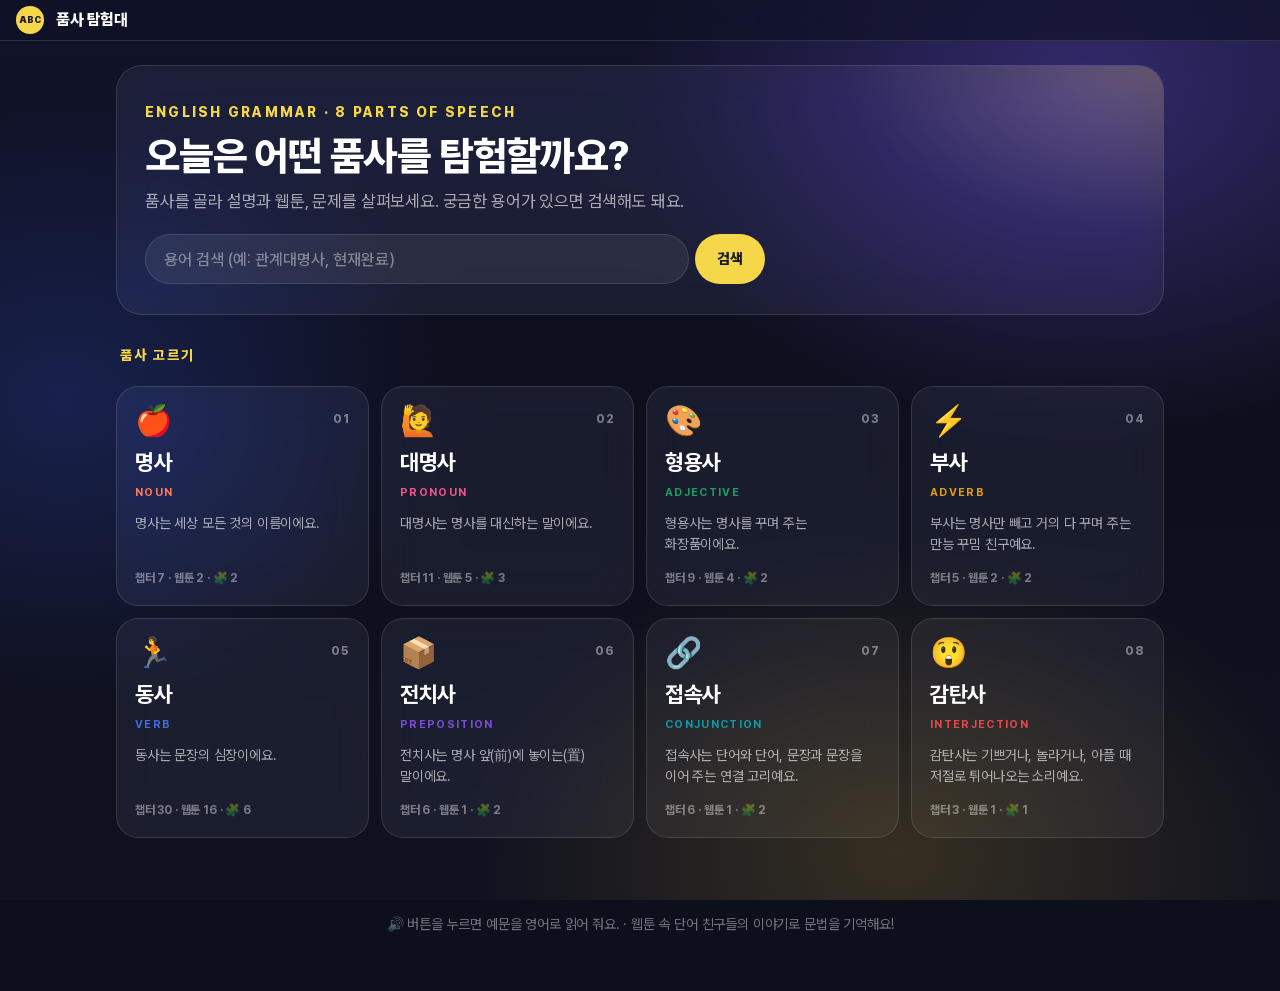
<file: index.html>
<!doctype html>
<html lang="ko">
<head>
<meta charset="utf-8">
<meta name="viewport" content="width=device-width, initial-scale=1, viewport-fit=cover">
<meta name="theme-color" content="#11132a">
<link rel="manifest" href="manifest.webmanifest">
<link rel="icon" href="icons/icon-192.png" type="image/png">
<link rel="apple-touch-icon" href="icons/apple-touch-icon.png">
<meta name="apple-mobile-web-app-capable" content="yes">
<meta name="mobile-web-app-capable" content="yes">
<meta name="apple-mobile-web-app-status-bar-style" content="black-translucent">
<meta name="apple-mobile-web-app-title" content="품사 탐험대">
<title>품사 탐험대 · 쉬운 영문법</title>
<meta name="description" content="초등학생도 이해하는 영어 8품사 문법 설명과 웹툰">
<link rel="stylesheet" href="css/style.css">
</head>
<body>
<header class="site-header">
  <div class="brand">
    <a class="brand-link" href="#home" aria-label="품사 탐험대 처음 화면">
      <span class="brand-logo">ABC</span>
      <div>
        <h1>품사 탐험대</h1>
        <p>영어 문장을 만드는 8명의 친구들을 만나 보아요!</p>
      </div>
    </a>
    <span class="crumb" id="crumb"></span>
    <div class="head-actions">
      <button type="button" class="icon-btn" id="searchBtn" aria-label="용어 검색" title="용어 검색" aria-haspopup="dialog">🔍</button>
      <a class="icon-btn home-btn" href="#home" aria-label="처음으로" title="처음으로">🏠</a>
    </div>
  </div>
</header>

<div class="layout">
  <aside class="side" id="side" aria-label="이 품사의 목차"></aside>
  <main id="main" class="main" tabindex="-1"></main>
</div>
<div class="side-backdrop" id="sideBackdrop"></div>
<div class="search-panel" id="searchPanel" role="dialog" aria-modal="true" aria-labelledby="searchTitle" hidden>
  <div class="search-box">
    <form class="search panel-search" id="panelSearchForm" data-search role="search" autocomplete="off">
      <label class="sr-only" for="panelSearchInput">용어 검색</label>
      <input id="panelSearchInput" type="search" placeholder="용어 검색 (예: 관계대명사)" enterkeyhint="search" spellcheck="false">
      <button type="submit">검색</button>
      <button type="button" class="search-close" id="searchClose" aria-label="검색 닫기">✕</button>
    </form>
    <h2 id="searchTitle" class="search-title"></h2>
    <ol class="search-results" id="searchResults"></ol>
  </div>
</div>
<button class="side-btn" id="sideBtn" type="button" aria-controls="side" aria-expanded="false">☰ 목차</button>

<button class="to-top" id="toTop" aria-label="맨 위로">▲</button>

<footer class="site-footer">
  <p>🔊 버튼을 누르면 예문을 영어로 읽어 줘요. · 웹툰 속 단어 친구들의 이야기로 문법을 기억해요!</p>
</footer>

<script src="js/helpers.js"></script>
<script src="js/data/01-noun.js"></script>
<script src="js/data/02-pronoun.js"></script>
<script src="js/data/03-adjective.js"></script>
<script src="js/data/04-adverb.js"></script>
<script src="js/data/05-verb.js"></script>
<script src="js/data/06-preposition.js"></script>
<script src="js/data/07-conjunction.js"></script>
<script src="js/data/08-interjection.js"></script>
<script src="js/data/unscramble.js"></script>
<script src="js/data/quiz.js"></script>
<script src="js/celebrate.js"></script>
<script src="js/app.js"></script>
<script src="js/search.js"></script>
<script src="js/pwa.js"></script>
</body>
</html>
</file>
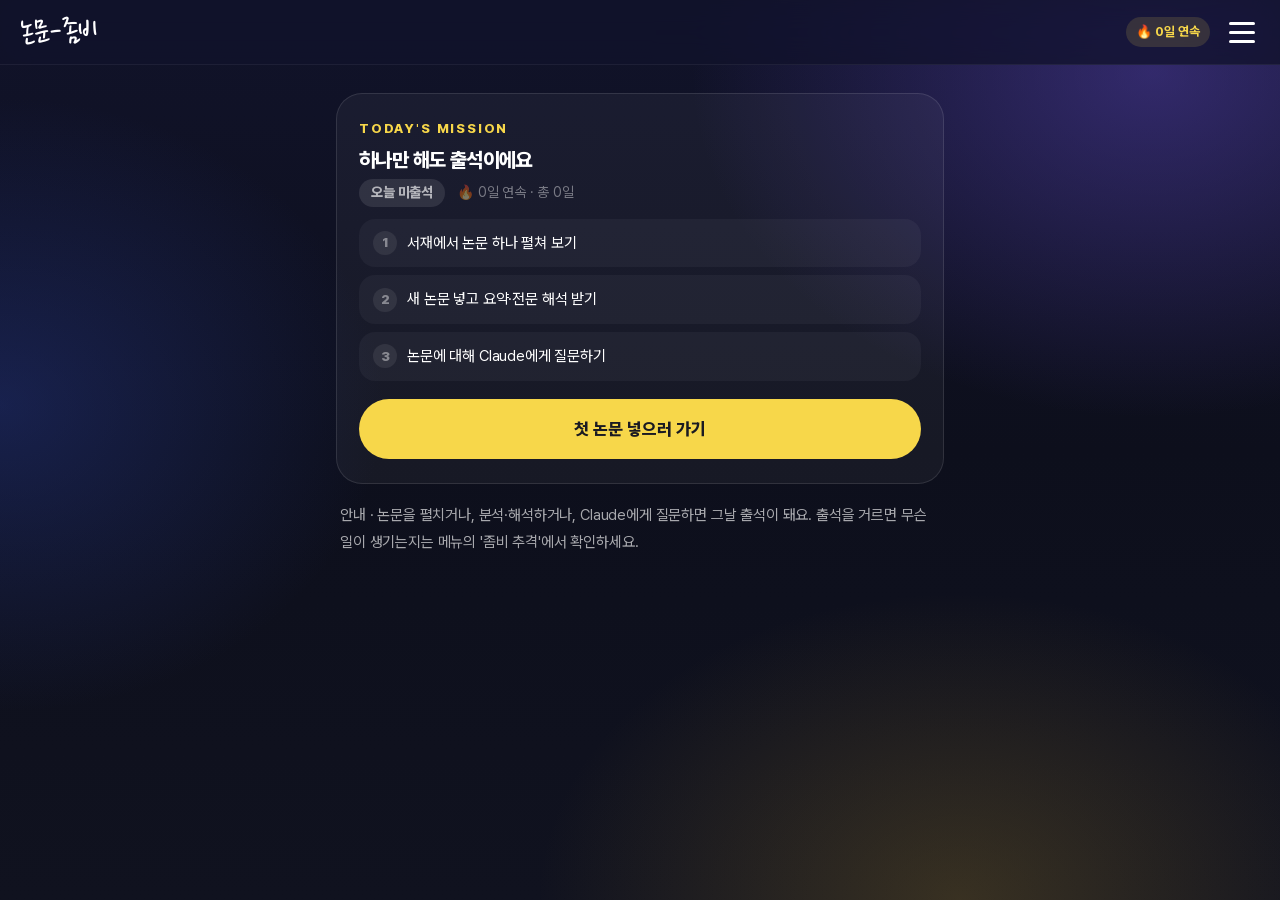
<file: grad-zombie/index.html>
<!doctype html>
<html lang="ko">
<head>
<meta charset="utf-8">
<meta name="viewport" content="width=device-width, initial-scale=1, viewport-fit=cover">
<meta name="theme-color" content="#11132a">
<link rel="manifest" href="manifest.webmanifest">
<link rel="icon" href="icons/icon-192.png" type="image/png">
<link rel="apple-touch-icon" href="icons/apple-touch-icon.png">
<meta name="apple-mobile-web-app-capable" content="yes">
<meta name="mobile-web-app-capable" content="yes">
<meta name="apple-mobile-web-app-status-bar-style" content="black-translucent">
<meta name="apple-mobile-web-app-title" content="논문좀비">
<title>논문 좀비</title>
<meta name="description" content="대학원 준비를 안 하면 좀비가 쫓아와요. 매일 논문을 열고 묻고 분석해서 도망치세요.">
<link rel="preconnect" href="https://fonts.googleapis.com">
<link rel="preconnect" href="https://fonts.gstatic.com" crossorigin>
<link rel="stylesheet" href="https://fonts.googleapis.com/css2?family=Nanum+Pen+Script&display=swap">
<link rel="stylesheet" href="css/style.css">
</head>
<body>
<header class="top">
  <button class="logo" type="button" data-go="home" aria-label="홈으로">논문-좀비</button>
  <button class="top-streak" id="topStreak" type="button" data-go="zombie" aria-label="좀비 추격 보기" hidden></button>
  <button class="burger" id="burger" type="button" aria-label="메뉴 열기" aria-controls="drawer" aria-expanded="false">
    <span></span><span></span><span></span>
  </button>
</header>

<nav class="drawer" id="drawer" aria-label="메뉴" hidden>
  <button type="button" data-go="home"><b>✓</b> 오늘의 미션</button>
  <button type="button" data-go="zombie"><b>🧟</b> 좀비 추격</button>
  <button type="button" data-go="library"><b>📚</b> 논문 서재</button>
  <button type="button" data-go="add"><b>＋</b> 논문 추가 · 분석</button>
  <button type="button" data-go="history"><b>📅</b> 출석 기록</button>
  <button type="button" data-go="settings"><b>⚙</b> 설정</button>
</nav>
<div class="drawer-backdrop" id="drawerBackdrop" hidden></div>

<main id="main" class="wrap" tabindex="-1"></main>

<div class="toast" id="toast" role="status" aria-live="polite"></div>

<script src="js/util.js"></script>
<script src="js/store.js"></script>
<script src="js/ai.js"></script>
<script src="js/paper.js"></script>
<script src="js/chase.js"></script>
<script src="js/app.js"></script>
<script src="js/pwa.js"></script>
</body>
</html>
</file>
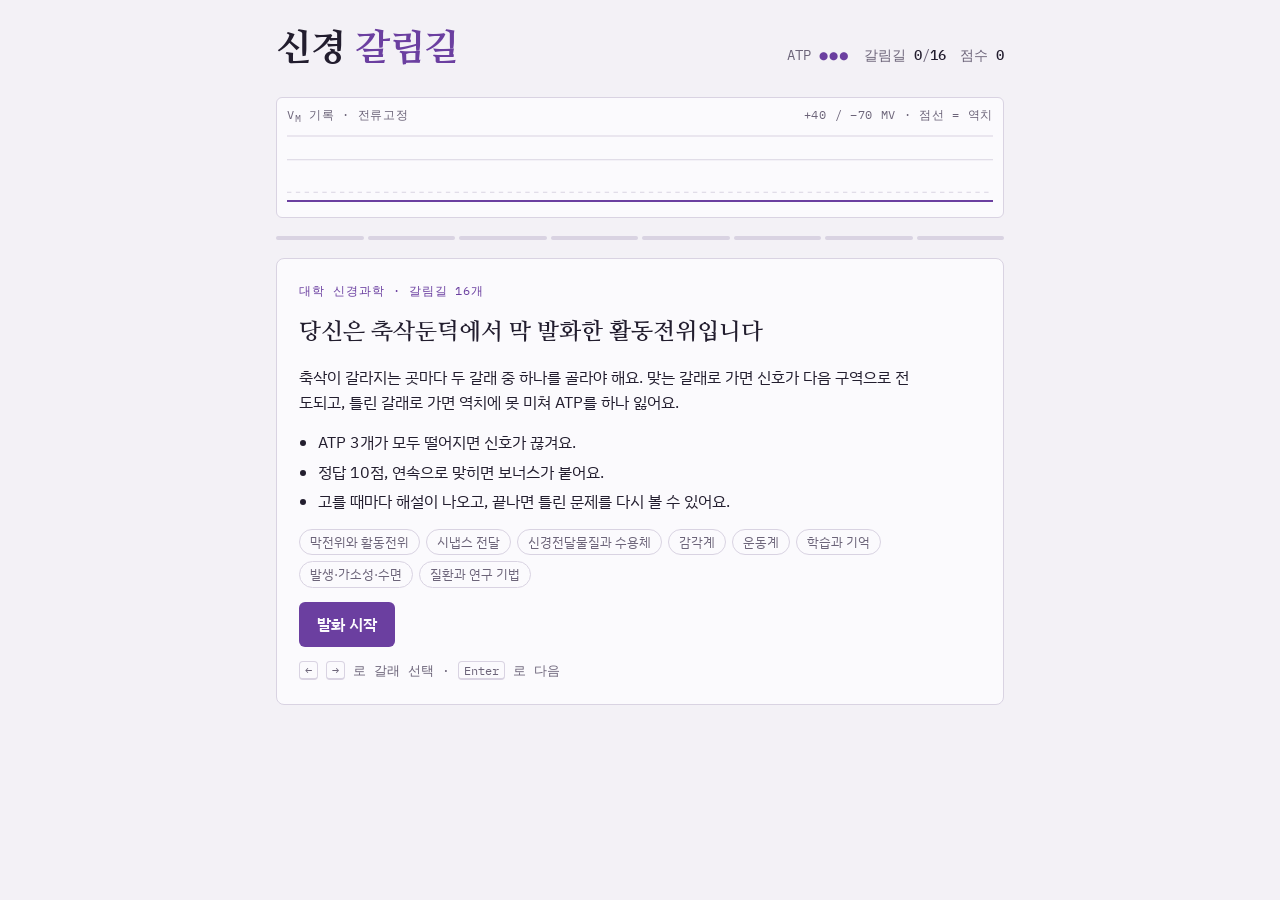
<file: neuro-fork/index.html>
<!doctype html>
<html lang="ko">
<head>
<meta charset="utf-8">
<meta name="viewport" content="width=device-width, initial-scale=1, viewport-fit=cover">
<title>신경 갈림길</title>
<link rel="preconnect" href="https://fonts.googleapis.com">
<link rel="preconnect" href="https://fonts.gstatic.com" crossorigin>
<link rel="stylesheet" href="https://fonts.googleapis.com/css2?family=Nanum+Myeongjo:wght@700;800&family=IBM+Plex+Sans+KR:wght@400;500;600&family=IBM+Plex+Mono:wght@400;500&display=swap">
<style>
/* Layout: one column "slide" — oscilloscope trace on top, the question as the axon stem, two boutons (choices) at the fork below. */
:root {
  --bg: #f3f1f6;          /* glass slide */
  --panel: #fbfaFD;
  --ink: #221d2e;
  --muted: #6c6479;
  --line: #d9d3e2;
  --accent: #6b3fa0;      /* cresyl violet (Nissl stain) */
  --accent-soft: #ece4f6;
  --good: #1f7a5a;
  --good-soft: #e1f2ea;
  --bad: #b8325a;         /* eosin */
  --bad-soft: #f8e3ea;
  --trace: #6b3fa0;
  --f-display: "Nanum Myeongjo", "Noto Serif KR", "AppleMyungjo", serif;
  --f-body: "IBM Plex Sans KR", "Apple SD Gothic Neo", "Malgun Gothic", system-ui, sans-serif;
  --f-mono: "IBM Plex Mono", ui-monospace, "SFMono-Regular", Menlo, monospace;
}
@media (prefers-color-scheme: dark) {
  :root:not([data-theme="light"]) {
    --bg: #12101a; --panel: #1b1826; --ink: #ece8f4; --muted: #a59db4; --line: #312c40;
    --accent: #b591ec; --accent-soft: #2a2140; --good: #5fd3a6; --good-soft: #15302a;
    --bad: #f07fa0; --bad-soft: #3a1a26; --trace: #b591ec; color-scheme: dark;
  }
}
:root[data-theme="dark"] {
  --bg: #12101a; --panel: #1b1826; --ink: #ece8f4; --muted: #a59db4; --line: #312c40;
  --accent: #b591ec; --accent-soft: #2a2140; --good: #5fd3a6; --good-soft: #15302a;
  --bad: #f07fa0; --bad-soft: #3a1a26; --trace: #b591ec; color-scheme: dark;
}
* { box-sizing: border-box; }
body {
  margin: 0; background: var(--bg); color: var(--ink);
  font-family: var(--f-body); font-size: 16px; line-height: 1.6;
}
.wrap { max-width: 760px; margin: 0 auto; padding-inline: 16px; padding-block: 20px 48px; display: grid; gap: 18px; }

header.top { display: flex; flex-wrap: wrap; align-items: baseline; justify-content: space-between; gap: 8px 16px; }
h1 { font-family: var(--f-display); font-weight: 800; font-size: clamp(1.7rem, 5vw, 2.3rem); margin: 0; letter-spacing: -0.01em; text-wrap: balance; }
h1 em { font-style: normal; color: var(--accent); }
.stats { display: flex; gap: 14px; font-family: var(--f-mono); font-size: 0.85rem; color: var(--muted); font-variant-numeric: tabular-nums; }
.stats b { color: var(--ink); font-weight: 500; }
.atp { letter-spacing: 2px; color: var(--accent); }
.atp .off { color: var(--line); }

/* oscilloscope */
.scope { border: 1px solid var(--line); border-radius: 6px; background: var(--panel); padding: 8px 10px 4px; }
.scope-head { display: flex; justify-content: space-between; font-family: var(--f-mono); font-size: 0.72rem; color: var(--muted); text-transform: uppercase; letter-spacing: 0.06em; }
.scope svg { display: block; width: 100%; height: 86px; }

/* zone strip */
.zones { display: flex; gap: 4px; }
.zones span { flex: 1; height: 4px; border-radius: 2px; background: var(--line); }
.zones span.done { background: var(--accent); }
.zones span.now { background: var(--accent); opacity: 0.45; }

.stage { display: grid; gap: 0; }
.eyebrow { font-family: var(--f-mono); font-size: 0.75rem; text-transform: uppercase; letter-spacing: 0.08em; color: var(--accent); }
.question { background: var(--panel); border: 1px solid var(--line); border-radius: 8px; padding: 18px 20px; display: grid; gap: 6px; }
.question h2 { margin: 0; font-family: var(--f-display); font-weight: 700; font-size: clamp(1.15rem, 3.4vw, 1.4rem); line-height: 1.5; text-wrap: balance; }
.question .zone-sub { color: var(--muted); font-size: 0.85rem; }

.fork { display: block; width: 100%; height: 70px; }
.fork path { fill: none; stroke: var(--line); stroke-width: 6; stroke-linecap: round; }
.fork path.stem { stroke: var(--accent); }
.fork path.go { stroke: var(--accent); stroke-dasharray: 200; stroke-dashoffset: 200; animation: fire 0.45s ease-out forwards; }
.fork path.go.bad { stroke: var(--bad); }
@keyframes fire { to { stroke-dashoffset: 0; } }

.choices { display: grid; grid-template-columns: 1fr 1fr; gap: 14px; }
.choice {
  font: inherit; color: var(--ink); text-align: left; cursor: pointer;
  background: var(--panel); border: 1.5px solid var(--line); border-radius: 22px 22px 8px 8px;
  padding: 14px 16px 16px; display: grid; gap: 6px; align-content: start; min-width: 0;
  transition: border-color 0.15s, transform 0.15s, background 0.15s;
}
.choice:hover:not(:disabled) { border-color: var(--accent); transform: translateY(-2px); }
.choice:focus-visible { outline: 3px solid var(--accent); outline-offset: 2px; }
.choice:disabled { cursor: default; }
.choice .side { font-family: var(--f-mono); font-size: 0.72rem; color: var(--muted); letter-spacing: 0.06em; }
.choice .txt { font-size: 0.98rem; }
.choice.right { border-color: var(--good); background: var(--good-soft); }
.choice.wrong { border-color: var(--bad); background: var(--bad-soft); }
.choice.dim { opacity: 0.55; }

.feedback { border-left: 4px solid var(--good); background: var(--panel); border-radius: 0 8px 8px 0; padding: 14px 18px; display: grid; gap: 8px; }
.feedback.bad { border-left-color: var(--bad); }
.feedback .verdict { font-weight: 600; }
.feedback.good .verdict { color: var(--good); }
.feedback.bad .verdict { color: var(--bad); }
.feedback p { margin: 0; }

.btn {
  font: inherit; font-weight: 600; cursor: pointer; justify-self: start;
  background: var(--accent); color: var(--panel); border: 0; border-radius: 6px; padding: 10px 18px;
}
.btn:focus-visible { outline: 3px solid var(--ink); outline-offset: 2px; }
.btn.ghost { background: transparent; color: var(--accent); border: 1.5px solid var(--accent); }
.hint { color: var(--muted); font-size: 0.8rem; font-family: var(--f-mono); }
kbd { font-family: var(--f-mono); border: 1px solid var(--line); border-bottom-width: 2px; border-radius: 4px; padding: 0 5px; font-size: 0.78rem; }

/* intro + result */
.card { background: var(--panel); border: 1px solid var(--line); border-radius: 8px; padding: 22px 22px; display: grid; gap: 14px; }
.card h2 { margin: 0; font-family: var(--f-display); font-size: 1.45rem; text-wrap: balance; }
.card p { margin: 0; max-width: 62ch; }
.rules { margin: 0; padding-left: 1.2em; display: grid; gap: 4px; }
.route { display: flex; flex-wrap: wrap; gap: 6px; }
.route span { font-size: 0.8rem; border: 1px solid var(--line); border-radius: 999px; padding: 2px 10px; color: var(--muted); }
.big { font-family: var(--f-mono); font-size: 2.2rem; font-variant-numeric: tabular-nums; color: var(--accent); line-height: 1.1; }
.review { display: grid; gap: 10px; margin: 0; padding: 0; list-style: none; }
.review li { border-top: 1px solid var(--line); padding-top: 10px; display: grid; gap: 4px; }
.review .q { font-weight: 600; }
.review .ans { color: var(--good); font-size: 0.92rem; }
.review .why { color: var(--muted); font-size: 0.9rem; }
.row { display: flex; flex-wrap: wrap; gap: 10px; }

@media (max-width: 540px) {
  .choices { grid-template-columns: 1fr; }
  .fork { height: 44px; }
}
@media (prefers-reduced-motion: reduce) {
  .fork path.go { animation: none; stroke-dashoffset: 0; }
  .choice { transition: none; }
}
</style>
</head>
<body>
<div class="wrap">
  <header class="top">
    <h1>신경 <em>갈림길</em></h1>
    <div class="stats" aria-live="polite">
      <span>ATP <span class="atp" id="atp"></span></span>
      <span>갈림길 <b id="stepNo">0</b>/<b id="stepTotal">16</b></span>
      <span>점수 <b id="score">0</b></span>
    </div>
  </header>

  <section class="scope" aria-label="막전위 기록">
    <div class="scope-head"><span>V<sub>m</sub> 기록 · 전류고정</span><span id="scopeNote">+40 / −70 mV</span></div>
    <svg id="scope" viewBox="0 0 640 86" preserveAspectRatio="none" aria-hidden="true"></svg>
  </section>
  <div class="zones" id="zones" aria-hidden="true"></div>

  <main id="main"></main>
</div>

<script>
// ───────── 문제 데이터: 8개 구역 × 여러 문항. a = 정답, b = 오답, why = 해설 ─────────
const ZONES = [
  { name: "막전위와 활동전위", sub: "수상돌기 → 축삭둔덕", qs: [
    { q: "휴지막전위(약 −70 mV)를 만드는 데 가장 크게 기여하는 것은?",
      a: "휴지 상태에서 열려 있는 K⁺ 누출 통로를 통한 K⁺ 유출",
      b: "Na⁺/K⁺-ATPase가 3:2로 이온을 옮기며 직접 만드는 전위차",
      why: "휴지막은 K⁺ 투과도가 가장 높아 막전위가 E_K(약 −90 mV) 쪽으로 끌려간다. 펌프의 기전성(electrogenic) 기여는 수 mV 정도이고, 펌프의 주된 역할은 농도 기울기 유지다." },
    { q: "세포 밖 K⁺ 농도가 정상보다 높아지면(고칼륨혈증) 뉴런의 휴지막전위는?",
      a: "탈분극된다 (덜 음수가 된다)",
      b: "과분극된다 (더 음수가 된다)",
      why: "Nernst 식에서 [K⁺]out이 커지면 E_K가 덜 음수가 되고, K⁺에 가장 투과적인 휴지막도 함께 탈분극된다. 지속되면 Na⁺ 통로 비활성화로 오히려 흥분성이 떨어진다." },
    { q: "활동전위 직후 아무리 큰 자극을 줘도 새 활동전위가 생기지 않는 절대 불응기의 주원인은?",
      a: "전압개폐 Na⁺ 통로의 비활성화 게이트(h gate)가 닫혀 있음",
      b: "전압개폐 K⁺ 통로가 모두 닫혀 있음",
      why: "비활성화된 Na⁺ 통로는 막이 재분극되어야 회복된다. 지연 정류 K⁺ 통로가 열려 있는 것은 상대 불응기(과분극 후전위)에 기여한다." },
    { q: "도약 전도에서 전압개폐 Na⁺ 통로가 밀집해 있는 곳은?",
      a: "랑비에 결절",
      b: "수초로 덮인 결절 사이(internode)",
      why: "수초는 막 정전용량을 줄이고 막저항을 높여 전류가 결절 사이를 빠르게 건너뛰게 한다. 재생은 Na⁺ 통로가 몰린 결절에서만 일어난다." },
    { q: "활동전위 정점에서 막전위가 E_Na(약 +55 mV) 쪽으로 다가가는 이유는?",
      a: "Na⁺ 투과도가 K⁺ 투과도보다 일시적으로 훨씬 커지기 때문",
      b: "Na⁺ 농도 기울기가 일시적으로 역전되기 때문",
      why: "Goldman–Hodgkin–Katz 식에서 막전위는 투과도의 가중 평균이다. 한 번의 활동전위로 이동하는 이온 수는 극히 적어 농도 기울기는 거의 변하지 않는다." },
    { q: "무수 축삭의 지름이 커지면 전도 속도는?",
      a: "빨라진다",
      b: "느려진다",
      why: "지름이 커지면 축삭 내부 저항이 줄어 길이상수(λ)가 커진다. 그래서 오징어 거대축삭처럼 굵은 축삭은 수초 없이도 빠르다(무수 축삭에서 속도 ∝ √지름)." },
  ]},
  { name: "시냅스 전달", sub: "축삭 말단", qs: [
    { q: "축삭 말단에서 신경전달물질 방출을 직접 촉발하는 이온 유입은?",
      a: "전압개폐 Ca²⁺ 통로를 통한 Ca²⁺ 유입",
      b: "전압개폐 Na⁺ 통로를 통한 Na⁺ 유입",
      why: "활동전위가 활성대(active zone)의 Ca²⁺ 통로를 열고, 국소적으로 치솟은 Ca²⁺가 소포 융합을 일으킨다. Na⁺ 통로를 TTX로 막아도 말단을 직접 탈분극시키면 방출은 일어난다." },
    { q: "시냅스 소포 융합에서 Ca²⁺ 센서 역할을 하는 단백질은?",
      a: "시냅토태그민(synaptotagmin)",
      b: "시냅신(synapsin)",
      why: "시냅토태그민의 C2 도메인이 Ca²⁺와 결합해 SNARE 복합체의 융합을 촉발한다. 시냅신은 예비 풀 소포를 액틴 골격에 묶어 두는 단백질이다." },
    { q: "보툴리눔 독소가 근육 마비를 일으키는 기전은?",
      a: "SNARE 단백질을 잘라 아세틸콜린 방출을 막는다",
      b: "아세틸콜린에스터레이스를 억제해 ACh가 쌓이게 한다",
      why: "보툴리눔·파상풍 독소는 SNAP-25·시냅토브레빈 등을 자르는 단백질분해효소다. 콜린에스터레이스 억제는 유기인계 살충제·신경작용제의 기전이다." },
    { q: "한 시냅스에서 짧은 간격으로 연달아 생긴 EPSP가 겹쳐 커지는 현상은?",
      a: "시간적 합산",
      b: "공간적 합산",
      why: "시간적 합산은 막 시간상수(τ) 안에 다음 입력이 도착할 때 일어난다. 공간적 합산은 서로 다른 위치의 시냅스 입력이 동시에 더해지는 것이다." },
    { q: "신경근 접합부에서 자발적으로 생기는 미니 종판전위(mEPP)는 무엇에 해당하나?",
      a: "소포 하나에 든 ACh가 만드는 반응 (1양자)",
      b: "운동뉴런 활동전위 한 번이 만드는 반응",
      why: "Katz는 유발 EPP 크기가 mEPP의 정수배로 분포함을 보여 양자 가설을 세웠다. 활동전위 한 번은 수백 개 소포를 방출한다." },
    { q: "전기적 시냅스의 구조적 실체는?",
      a: "코넥신으로 이루어진 간극 연접",
      b: "리간드 개폐 이온 통로",
      why: "코넥신 6개가 코넥손을 이루고, 두 세포의 코넥손이 맞붙어 이온이 직접 통과한다. 지연이 거의 없고 양방향이며 뉴런 집단의 동기화에 쓰인다." },
  ]},
  { name: "신경전달물질과 수용체", sub: "시냅스 틈", qs: [
    { q: "NMDA 수용체가 이온을 통과시키려면 무엇이 필요한가?",
      a: "글루탐산(+글라이신) 결합과, Mg²⁺ 차단을 풀어 줄 탈분극이 동시에",
      b: "글루탐산 결합만 있으면 된다",
      why: "휴지 전위에서는 Mg²⁺가 통로 구멍을 막는다. 그래서 NMDA 수용체는 시냅스전·후 활동이 동시에 있을 때만 열리는 '일치 검출기'로 작동한다." },
    { q: "GABA_A 수용체의 정체는?",
      a: "Cl⁻를 통과시키는 이온성(리간드 개폐) 수용체",
      b: "G단백질을 거쳐 K⁺ 통로(GIRK)를 여는 대사성 수용체",
      why: "GABA_A는 오량체 Cl⁻ 통로로 빠른 IPSP를 만든다. GIRK를 여는 느린 억제는 대사성인 GABA_B 수용체의 작용이다." },
    { q: "벤조디아제핀의 작용 기전은?",
      a: "GABA_A 수용체에 알로스테릭하게 결합해 GABA의 효과를 키운다",
      b: "GABA 재흡수 수송체를 막아 시냅스의 GABA를 늘린다",
      why: "벤조디아제핀은 α와 γ 소단위 사이에 결합해 GABA가 있을 때 통로 개방 빈도를 늘린다. GABA 없이는 통로를 열지 못한다. 재흡수 억제는 티아가빈(GAT-1 억제제)의 기전이다." },
    { q: "SSRI(예: 플루옥세틴)의 1차 표적은?",
      a: "세로토닌 수송체(SERT)",
      b: "모노아민 산화효소(MAO)",
      why: "SSRI는 SERT를 막아 시냅스 틈의 세로토닌을 늘린다. MAO 억제제는 별개의 항우울제 계열이다. 임상 효과가 몇 주 늦게 나타나는 것은 수용체 적응 때문으로 여겨진다." },
    { q: "이온성 수용체와 비교한 대사성(GPCR) 수용체 반응의 특징은?",
      a: "느리게 시작하고 더 오래 지속되며 2차 전달자로 신호가 증폭된다",
      b: "밀리초 안에 시작하고 더 빨리 끝난다",
      why: "GPCR은 G단백질, 효소, 2차 전달자를 차례로 거쳐 수십 ms~수 초에 걸쳐 작용한다. 대신 한 수용체가 많은 분자를 활성화해 신호가 증폭된다." },
    { q: "도파민 D1 수용체가 활성화되면 세포 안 cAMP는?",
      a: "증가한다 (Gs/olf 연결)",
      b: "감소한다 (Gi/o 연결)",
      why: "D1 계열(D1, D5)은 아데닐산 고리화효소를 자극한다. D2 계열(D2–D4)은 Gi/o를 거쳐 억제한다. 선조체의 직접/간접 경로가 이 차이로 나뉜다." },
  ]},
  { name: "감각계", sub: "망막·달팽이관·피부", qs: [
    { q: "어둠 속에 있는 막대세포(광수용체)의 상태는?",
      a: "탈분극되어 글루탐산을 계속 방출한다",
      b: "과분극되어 글루탐산 방출을 멈춘다",
      why: "어둠에서는 cGMP가 CNG 통로를 열어 둔 '암전류'가 흘러 막전위가 약 −40 mV다. 빛은 이 세포를 과분극시켜 방출을 줄인다." },
    { q: "광자가 로돕신을 활성화하면 일어나는 일은?",
      a: "트랜스듀신 → PDE 활성 → cGMP 감소 → CNG 통로가 닫힌다",
      b: "아데닐산 고리화효소 활성 → cGMP 증가 → 통로가 열린다",
      why: "광전달 연쇄는 로돕신, 트랜스듀신(Gt), cGMP 포스포다이에스터레이스(PDE6)를 거친다. 단계마다 증폭되어 막대세포는 광자 하나에도 반응한다." },
    { q: "달팽이관 유모세포의 기계전달 통로가 열릴 때 주로 들어오는 이온은?",
      a: "K⁺ (내림프는 K⁺ 농도가 매우 높다)",
      b: "Na⁺ (일반적인 세포외액처럼)",
      why: "스테레오실리아는 K⁺가 풍부하고 약 +80 mV인 내림프에 잠겨 있다. 그래서 K⁺가 들어오며 탈분극이 일어나고, 대사 비용 없이 큰 구동력을 얻는다." },
    { q: "달팽이관 기저막에서 고주파 소리에 가장 크게 진동하는 곳은?",
      a: "기저부(난원창 쪽, 좁고 뻣뻣한 부분)",
      b: "첨부(꼭대기 쪽, 넓고 유연한 부분)",
      why: "기저막의 폭과 강성이 위치마다 달라 주파수가 공간적으로 배열된다(tonotopy, von Békésy의 진행파). 첨부는 저주파를 담당한다." },
    { q: "감각계에서 측면 억제(lateral inhibition)의 주된 기능은?",
      a: "경계와 대비를 날카롭게 만든다",
      b: "약한 자극을 넓게 퍼뜨려 감도를 높인다",
      why: "활성화된 뉴런이 이웃을 억제하면 자극 가장자리의 차이가 커진다. 망막 수평세포가 만드는 중심-주변 수용장이 대표적인 예다(마하 띠 착시)." },
    { q: "발가락을 찧었을 때 먼저 오는 날카롭고 위치가 분명한 통증을 전달하는 섬유는?",
      a: "Aδ 섬유 (얇은 수초, 약 5–30 m/s)",
      b: "C 섬유 (무수, 약 0.5–2 m/s)",
      why: "통증은 두 번 온다. 첫 통증은 빠른 Aδ, 뒤따르는 둔하고 오래가는 통증은 느린 C 섬유가 전달한다." },
    { q: "다른 감각과 구별되는 후각 경로의 특징은?",
      a: "시상을 거치지 않고 후각망울에서 이상피질로 바로 간다",
      b: "반드시 시상의 외측 슬상핵을 거친다",
      why: "후각은 시상을 거치지 않고 1차 후각피질에 도달하는 유일한 감각이다(시상 경로는 이후 안와전두피질로 가는 가지에 있다). 외측 슬상핵은 시각 중계핵이다." },
  ]},
  { name: "운동계", sub: "척수·기저핵·소뇌", qs: [
    { q: "근방추(muscle spindle)가 주로 감지하는 것은?",
      a: "근육의 길이와 늘어나는 속도",
      b: "힘줄에 걸리는 장력",
      why: "근방추의 Ia 구심섬유가 신장을 감지해 신장 반사를 일으킨다. 장력은 힘줄의 골지 건 기관(Ib)이 감지한다." },
    { q: "Henneman의 크기 원리에 따르면 힘을 점점 키울 때 운동단위는 어떤 순서로 동원되나?",
      a: "작은 운동뉴런(지근, 피로 저항)부터 큰 운동뉴런 순",
      b: "큰 운동뉴런(속근, 큰 힘)부터 작은 운동뉴런 순",
      why: "작은 운동뉴런은 입력 저항이 커서 같은 시냅스 전류에도 먼저 역치에 도달한다. 그래서 약한 힘은 정밀하게, 강한 힘은 나중에 더해진다." },
    { q: "파킨슨병의 핵심 병변은?",
      a: "흑질 치밀부의 도파민 뉴런 소실",
      b: "소뇌 퍼킨예 세포의 소실",
      why: "흑질-선조체 경로의 도파민이 줄면 직접 경로는 약해지고 간접 경로는 강해진다. 그 결과 운동이 줄어드는 서동, 강직, 안정 시 떨림이 나타난다." },
    { q: "소뇌 피질의 유일한 출력 뉴런인 퍼킨예 세포가 쓰는 전달물질은?",
      a: "GABA (억제성)",
      b: "글루탐산 (흥분성)",
      why: "퍼킨예 세포는 소뇌 심부핵과 전정핵을 억제한다. 소뇌는 심부핵의 흥분성 출력을 이 억제로 조각하며 운동을 보정한다." },
    { q: "상위 운동뉴런 손상을 시사하는 소견은?",
      a: "바빈스키 징후 양성, 경직, 반사 항진",
      b: "근섬유속연축, 심한 근위축, 반사 소실",
      why: "피질척수로가 손상되면 척수 반사회로의 억제가 풀린다. 근섬유속연축과 위축은 하위 운동뉴런(전각세포·말초신경) 손상의 징후다." },
  ]},
  { name: "학습과 기억", sub: "해마·편도체", qs: [
    { q: "해마 CA1 시냅스에서 LTP 유도에 꼭 필요한 사건은?",
      a: "NMDA 수용체를 통한 시냅스후 Ca²⁺ 유입",
      b: "시냅스전 말단의 GABA 방출 증가",
      why: "강한 자극으로 탈분극되면 Mg²⁺ 차단이 풀리고, 들어온 Ca²⁺가 CaMKII를 활성화한다. APV 같은 NMDA 길항제는 LTP 유도를 막는다." },
    { q: "초기 LTP(E-LTP)에서 시냅스가 강해지는 주된 방식은?",
      a: "시냅스후막에 AMPA 수용체가 추가로 삽입된다",
      b: "시냅스후막의 NMDA 수용체가 제거된다",
      why: "CaMKII가 AMPA 수용체를 인산화하고 막으로의 이동을 촉진한다. 그래서 '침묵 시냅스'가 깨어나기도 한다. 후기 LTP에는 유전자 발현과 단백질 합성이 필요하다." },
    { q: "양측 내측두엽을 제거한 환자 H.M.에게서 나타난 기억 양상은?",
      a: "새로운 서술 기억은 못 만들지만 거울 따라 그리기 같은 운동 기술은 배운다",
      b: "서술 기억과 절차 기억 모두 새로 만들지 못한다",
      why: "H.M.은 심한 순행성 기억상실을 보였지만 연습할수록 거울 그리기 실력이 늘었다. 이 사례로 기억 체계가 해부학적으로 나뉜다는 것이 드러났다." },
    { q: "군소(Aplysia)의 단기 민감화를 매개하는 신호 경로는?",
      a: "세로토닌 → cAMP → PKA → 감각뉴런 말단의 방출 증가",
      b: "아세틸콜린 감소 → 감각뉴런의 과분극",
      why: "Kandel의 연구에서 꼬리 자극은 세로토닌을 방출시키고, PKA가 K⁺ 통로를 인산화해 활동전위를 넓혀 방출을 늘린다. 장기 민감화에는 CREB를 통한 유전자 발현이 필요하다." },
    { q: "스파이크 타이밍 의존 가소성(STDP)에서 시냅스전 발화가 시냅스후 발화보다 수~수십 ms 앞서면?",
      a: "LTP (강화)",
      b: "LTD (약화)",
      why: "입력이 출력을 '원인'처럼 앞서면 강화되고, 순서가 뒤집히면 약화된다. Hebb 규칙에 시간의 방향을 더한 형태다." },
    { q: "조건화된 공포 기억(소리–전기충격 연합) 형성에 핵심적인 구조는?",
      a: "편도체 (외측핵·기저외측 복합체)",
      b: "시각피질 V1",
      why: "청각 시상·피질 입력과 통증 입력이 외측 편도체에서 만나 연합된다. 중심핵 출력이 얼어붙기 같은 공포 반응을 일으킨다." },
  ]},
  { name: "발생·가소성·수면", sub: "평생에 걸친 변화", qs: [
    { q: "새끼 고양이의 결정적 시기에 한쪽 눈을 가려 두면 1차 시각피질에서는?",
      a: "가린 눈이 담당하는 안구 우세 기둥이 줄어든다",
      b: "가린 눈이 담당하는 안구 우세 기둥이 넓어진다",
      why: "Hubel과 Wiesel의 실험에서 두 눈의 입력은 피질 영역을 놓고 활동 의존적으로 경쟁했다. 덜 쓰인 눈은 영역을 잃고, 같은 차단을 성체에게 하면 효과가 거의 없다." },
    { q: "신경관의 복측(배 쪽) 운명, 예컨대 운동뉴런을 유도하는 척삭 유래 신호는?",
      a: "소닉 헤지호그(Shh)",
      b: "골형성단백질(BMP)",
      why: "척삭과 바닥판에서 나온 Shh가 농도 기울기를 만들어 복측 세포 유형을 정한다. 지붕판의 BMP·Wnt는 배측 운명을 유도한다." },
    { q: "포유류의 일주기 리듬을 조율하는 중추 시계는?",
      a: "시상하부의 시교차상핵(SCN)",
      b: "송과선",
      why: "SCN은 망막의 멜라놉신 신경절세포에서 빛 정보를 받아 시계를 맞춘다. 송과선은 SCN의 지시를 받아 밤에 멜라토닌을 분비하는 출력 기관이다." },
    { q: "REM 수면의 특징으로 옳은 것은?",
      a: "각성과 비슷한 빠르고 낮은 진폭의 EEG + 골격근 긴장 소실",
      b: "고진폭 델타파 우세 + 근긴장 유지",
      why: "REM 때는 뇌줄기(교뇌)가 척수 운동뉴런을 억제해 몸을 마비시킨다. 이 억제가 풀리면 REM 수면 행동장애가 생긴다. 델타파는 N3 서파 수면의 특징이다." },
    { q: "중추신경계에서 수초를 만드는 세포는?",
      a: "희소돌기아교세포",
      b: "슈반세포",
      why: "희소돌기아교세포 하나는 여러 축삭에 수초를 감는다. 말초의 슈반세포는 한 축삭의 한 마디만 감싼다. 말초 신경이 더 잘 재생되는 데에도 슈반세포가 기여한다." },
  ]},
  { name: "질환과 연구 기법", sub: "실험실과 병상", qs: [
    { q: "알츠하이머병의 두 가지 대표 병리는?",
      a: "아밀로이드-β 반 + 과인산화 타우의 신경섬유 엉킴",
      b: "α-시누클레인 루이소체 + 흑질 탈색",
      why: "Aβ는 APP가 β·γ-세크레테이스로 잘린 산물이다. 루이소체와 흑질 탈색은 파킨슨병과 루이소체 치매의 소견이다." },
    { q: "헌팅턴병의 유전 양식과 원인은?",
      a: "상염색체 우성, HTT 유전자의 CAG 반복 확장",
      b: "상염색체 열성, 미토콘드리아 DNA 결손",
      why: "폴리글루타민이 늘어난 헌팅틴은 특히 선조체의 중간가시뉴런을 손상시킨다. 반복 수가 많을수록 일찍 발병하고, 대를 거치며 반복이 늘어나는 표현 촉진이 나타난다." },
    { q: "fMRI의 BOLD 신호가 직접 반영하는 것은?",
      a: "혈중 탈산소헤모글로빈 비율의 변화 (혈류역학 반응)",
      b: "뉴런의 전기적 활동 그 자체",
      why: "활동이 늘면 혈류가 수요보다 많이 늘어 상자성인 탈산소헤모글로빈 비율이 줄고 신호가 커진다. 그래서 뉴런 활동의 간접 지표이고, 수 초 지연된다." },
    { q: "패치클램프의 전압고정(voltage clamp) 모드에서 하는 일은?",
      a: "막전위를 원하는 값에 고정하고 흐르는 전류를 잰다",
      b: "전류를 주입하고 막전위 변화를 잰다",
      why: "전압고정을 쓰면 전압 의존적인 통로 전류를 분리해 볼 수 있다(Hodgkin–Huxley의 바탕). 전류를 주고 전압을 재는 것은 전류고정 모드다." },
    { q: "광유전학에서 채널로돕신-2(ChR2)를 발현한 뉴런에 청색광을 비추면?",
      a: "양이온 통로가 열려 탈분극·발화한다",
      b: "Cl⁻가 들어와 과분극·억제된다",
      why: "ChR2는 빛으로 열리는 비선택적 양이온 통로다. 억제에는 황색광으로 Cl⁻를 퍼 넣는 할로로돕신(NpHR)이나 양성자 펌프인 Arch를 쓴다." },
    { q: "다발성 경화증에 대한 설명으로 옳은 것은?",
      a: "중추신경계 수초를 공격하는 자가면역 탈수초 질환",
      b: "말초신경 수초를 공격하는 급성 탈수초 질환",
      why: "MS는 뇌·척수·시신경에 시간과 공간을 달리해 병변이 생긴다. 급성 말초 탈수초는 길랭-바레 증후군이다." },
  ]},
];
const PER_ZONE = 2;
const MAX_ATP = 3;

const $ = (id) => document.getElementById(id);
const esc = (s) => String(s).replace(/[&<>"]/g, (c) => ({ "&": "&amp;", "<": "&lt;", ">": "&gt;", '"': "&quot;" }[c]));
const shuffle = (arr) => { const a = arr.slice(); for (let i = a.length - 1; i > 0; i--) { const j = Math.floor(Math.random() * (i + 1)); [a[i], a[j]] = [a[j], a[i]]; } return a; };

let S = null; // game state

function newRun() {
  const steps = [];
  ZONES.forEach((z, zi) => shuffle(z.qs).slice(0, PER_ZONE).forEach((q) => steps.push({ zi, ...q, left: Math.random() < 0.5 ? "a" : "b" })));
  return { phase: "play", steps, i: 0, atp: MAX_ATP, score: 0, streak: 0, best: 0, picked: null, log: [] };
}

function renderStats() {
  const total = S ? S.steps.length : ZONES.length * PER_ZONE;
  const atp = S ? S.atp : MAX_ATP;
  $("atp").innerHTML = "●".repeat(atp) + '<span class="off">' + "●".repeat(MAX_ATP - atp) + "</span>";
  $("stepNo").textContent = S && S.phase !== "intro" ? Math.min(S.i + 1, total) : 0;
  $("stepTotal").textContent = total;
  $("score").textContent = S ? S.score : 0;
  const zi = S && S.phase === "play" ? S.steps[S.i].zi : -1;
  $("zones").innerHTML = ZONES.map((_, k) => {
    const cls = S && (S.phase === "end" ? k <= (S.steps[Math.min(S.i, S.steps.length - 1)] || {}).zi : k < zi) ? "done" : k === zi ? "now" : "";
    return `<span class="${cls}"></span>`;
  }).join("");
  renderScope();
}

// 막전위 기록: 정답 = 활동전위, 오답 = 역치하 EPSP
function renderScope() {
  const W = 640, H = 86, total = S ? S.steps.length : 16, slot = W / (total + 1);
  const y = (mv) => H - 6 - ((mv + 80) / 125) * (H - 12);
  let d = `M0 ${y(-70)}`;
  const log = S ? S.log : [];
  log.forEach((e, k) => {
    const x = slot * (k + 0.6);
    if (e.ok) d += ` L${x} ${y(-70)} L${x + 4} ${y(-55)} L${x + 9} ${y(40)} L${x + 15} ${y(-80)} L${x + 26} ${y(-70)}`;
    else d += ` L${x} ${y(-70)} L${x + 6} ${y(-61)} L${x + 22} ${y(-70)}`;
  });
  d += ` L${W} ${y(-70)}`;
  const grid = [-70, -55, 0, 40].map((mv) => `<line x1="0" x2="${W}" y1="${y(mv)}" y2="${y(mv)}" stroke="var(--line)" stroke-width="1" ${mv === -55 ? 'stroke-dasharray="4 4"' : ""}/>`).join("");
  $("scope").innerHTML = grid + `<path d="${d}" fill="none" stroke="var(--trace)" stroke-width="2" vector-effect="non-scaling-stroke" stroke-linejoin="round"/>`;
  const fired = log.filter((e) => e.ok).length;
  $("scopeNote").textContent = S && log.length ? `스파이크 ${fired} · 실패 ${log.length - fired}` : "+40 / −70 mV · 점선 = 역치";
}

function renderIntro() {
  $("main").innerHTML = `
    <section class="card">
      <span class="eyebrow">대학 신경과학 · 갈림길 ${ZONES.length * PER_ZONE}개</span>
      <h2>당신은 축삭둔덕에서 막 발화한 활동전위입니다</h2>
      <p>축삭이 갈라지는 곳마다 두 갈래 중 하나를 골라야 해요. 맞는 갈래로 가면 신호가 다음 구역으로 전도되고, 틀린 갈래로 가면 역치에 못 미쳐 ATP를 하나 잃어요.</p>
      <ul class="rules">
        <li>ATP ${MAX_ATP}개가 모두 떨어지면 신호가 끊겨요.</li>
        <li>정답 10점, 연속으로 맞히면 보너스가 붙어요.</li>
        <li>고를 때마다 해설이 나오고, 끝나면 틀린 문제를 다시 볼 수 있어요.</li>
      </ul>
      <div class="route">${ZONES.map((z) => `<span>${esc(z.name)}</span>`).join("")}</div>
      <button class="btn" id="startBtn" type="button">발화 시작</button>
      <span class="hint"><kbd>←</kbd> <kbd>→</kbd> 로 갈래 선택 · <kbd>Enter</kbd> 로 다음</span>
    </section>`;
  $("startBtn").onclick = start;
}

function forkSvg(dir, ok) {
  const L = "M160 4 C160 40, 70 40, 70 66", R = "M160 4 C160 40, 250 40, 250 66";
  return `<svg class="fork" viewBox="0 0 320 70" preserveAspectRatio="none" aria-hidden="true">
    <path d="${L}"/><path d="${R}"/>
    ${dir ? `<path class="go ${ok ? "" : "bad"}" d="${dir === "L" ? L : R}"/>` : ""}
  </svg>`;
}

function renderStep() {
  const st = S.steps[S.i], z = ZONES[st.zi];
  const sides = [["L", st.left], ["R", st.left === "a" ? "b" : "a"]];
  const picked = S.picked; // { side, ok } or null
  $("main").innerHTML = `
    <div class="stage">
      <section class="question">
        <span class="eyebrow">구역 ${st.zi + 1} · ${esc(z.name)}</span>
        <h2>${esc(st.q)}</h2>
        <span class="zone-sub">${esc(z.sub)}</span>
      </section>
      ${forkSvg(picked && picked.side, picked && picked.ok)}
      <div class="choices">
        ${sides.map(([side, key]) => {
          let cls = "";
          if (picked) cls = key === "a" ? "right" : side === picked.side ? "wrong" : "dim";
          return `<button class="choice ${cls}" type="button" data-side="${side}" ${picked ? "disabled" : ""}>
            <span class="side">${side === "L" ? "← 왼쪽 가지" : "오른쪽 가지 →"}</span>
            <span class="txt">${esc(st[key])}</span>
          </button>`;
        }).join("")}
      </div>
    </div>
    ${picked ? `
    <section class="feedback ${picked.ok ? "good" : "bad"}" aria-live="polite">
      <span class="verdict">${picked.ok ? `전도 성공 · +${picked.gain}점${S.streak > 1 ? ` (연속 ${S.streak})` : ""}` : "역치 미달 · ATP −1"}</span>
      <p>${esc(st.why)}</p>
      <button class="btn" id="nextBtn" type="button">${S.atp === 0 ? "기록 보기" : S.i + 1 >= S.steps.length ? "시냅스 도착 · 결과 보기" : "다음 갈림길"}</button>
    </section>` : `<span class="hint"><kbd>←</kbd> <kbd>→</kbd> 로도 고를 수 있어요</span>`}`;
  document.querySelectorAll(".choice").forEach((b) => (b.onclick = () => choose(b.dataset.side)));
  if (picked) { const n = $("nextBtn"); n.onclick = next; n.focus({ preventScroll: true }); }
}

function choose(side) {
  if (!S || S.phase !== "play" || S.picked) return;
  const st = S.steps[S.i];
  const key = side === "L" ? st.left : st.left === "a" ? "b" : "a";
  const ok = key === "a";
  let gain = 0;
  if (ok) { S.streak++; S.best = Math.max(S.best, S.streak); gain = 10 + (S.streak - 1) * 2; S.score += gain; }
  else { S.streak = 0; S.atp--; }
  S.log.push({ ok, idx: S.i });
  S.picked = { side, ok, gain };
  render();
}

function next() {
  if (!S.picked) return;
  S.picked = null;
  if (S.atp === 0 || S.i + 1 >= S.steps.length) { S.phase = "end"; render(); return; }
  S.i++;
  render();
  window.scrollTo({ top: 0, behavior: "smooth" });
}

function renderEnd() {
  const n = S.log.length, okN = S.log.filter((e) => e.ok).length;
  const finished = S.atp > 0;
  const missed = S.log.filter((e) => !e.ok).map((e) => S.steps[e.idx]);
  const grade = !finished ? "전도 차단" : okN === n ? "완벽한 도약 전도" : okN / n >= 0.8 ? "빠른 유수 섬유" : okN / n >= 0.6 ? "무수 C 섬유 속도" : "간신히 역치 도달";
  $("main").innerHTML = `
    <section class="card">
      <span class="eyebrow">${finished ? "축삭 말단 도착" : `구역 ${S.steps[S.i].zi + 1}에서 신호 소실`}</span>
      <h2>${grade}</h2>
      <div class="row" style="gap:28px">
        <div><div class="big">${S.score}</div><span class="hint">점수</span></div>
        <div><div class="big">${okN}/${n}</div><span class="hint">맞힌 갈림길</span></div>
        <div><div class="big">${S.best}</div><span class="hint">최고 연속</span></div>
      </div>
      ${missed.length ? `<h3 style="margin:6px 0 0;font-size:1rem">다시 볼 개념</h3>
      <ol class="review">${missed.map((m) => `<li><span class="q">${esc(m.q)}</span><span class="ans">정답 · ${esc(m.a)}</span><span class="why">${esc(m.why)}</span></li>`).join("")}</ol>`
      : `<p>틀린 갈림길이 없어요. 다시 하면 다른 문제가 섞여 나와요.</p>`}
      <div class="row">
        <button class="btn" id="againBtn" type="button">다시 발화</button>
        ${missed.length ? `<button class="btn ghost" id="retryBtn" type="button">틀린 문제만 다시</button>` : ""}
      </div>
    </section>`;
  $("againBtn").onclick = start;
  if (missed.length) $("retryBtn").onclick = () => {
    S = { phase: "play", steps: shuffle(missed).map((m) => ({ ...m, left: Math.random() < 0.5 ? "a" : "b" })), i: 0, atp: MAX_ATP, score: 0, streak: 0, best: 0, picked: null, log: [] };
    render();
  };
}

function render() {
  renderStats();
  if (!S || S.phase === "intro") renderIntro();
  else if (S.phase === "play") renderStep();
  else renderEnd();
}
function start() { S = newRun(); render(); window.scrollTo({ top: 0 }); }

document.addEventListener("keydown", (e) => {
  if (!S || S.phase !== "play" || e.altKey || e.ctrlKey || e.metaKey) return;
  if (!S.picked && (e.key === "ArrowLeft" || e.key === "1")) { e.preventDefault(); choose("L"); }
  else if (!S.picked && (e.key === "ArrowRight" || e.key === "2")) { e.preventDefault(); choose("R"); }
});

// 아티팩트 뷰어가 페이지를 갱신해도 진행 상태를 유지
window.claude?.hot?.snapshot?.(() => ({ S }));
const boot = (data) => { S = (data && data.S) || null; render(); };
window.claude?.hot?.ready ? window.claude.hot.ready(boot) : boot(window.claude?.hot?.data ?? {});
</script>
</body>
</html>
</file>
<file: css/style.css>
/* Pretendard (SIL Open Font License 1.1, fonts/Pretendard-LICENSE.txt) */
@font-face {
  font-family: "Pretendard Variable";
  font-weight: 45 920; font-style: normal; font-display: swap;
  src: url("../fonts/PretendardVariable.woff2") format("woff2-variations");
}

/* ===== 기본 토큰 (다크 + 글래스) ===== */
:root {
  --font: "Pretendard Variable", Pretendard, -apple-system, BlinkMacSystemFont, "Apple SD Gothic Neo", "Malgun Gothic", sans-serif;
  --bg: #0d0f1c;
  --glass: rgba(255, 255, 255, .055);
  --glass-strong: rgba(255, 255, 255, .09);
  --glass-line: rgba(255, 255, 255, .12);
  --text: #ffffff;
  --text-soft: rgba(255, 255, 255, .62);
  --text-dim: rgba(255, 255, 255, .42);
  --yellow: #f7d74a;
  --yellow-ink: #1a1a22;
  --good: #5fe3a1;
  --bad: #ff7b7b;
  --tip: #8fb4ff;
  --purple: #b79cff;
  --radius: 26px;
  --blur: blur(18px) saturate(140%);
  --tab-color: #f7d74a;
  /* 웹툰 패널 안(밝은 만화 칸)에서 쓰는 잉크 색 */
  --ink: #1d1e2c;
  --ink-soft: #5d5b6a;
  --accent: #ff7a59;
  --hl: #fff1a8;
  color-scheme: dark;
}

* { box-sizing: border-box; }
html { scroll-behavior: smooth; }
body {
  margin: 0; min-height: 100vh;
  background: var(--bg);
  color: var(--text);
  font-family: var(--font);
  font-size: 17px; line-height: 1.75; letter-spacing: -0.01em;
  word-break: keep-all; overflow-wrap: anywhere;
  -webkit-font-smoothing: antialiased;
}
/* 배경의 은은한 빛 번짐 */
body::before {
  content: ""; position: fixed; inset: 0; z-index: -1; pointer-events: none;
  background:
    radial-gradient(60vmax 45vmax at 85% 10%, rgba(92, 70, 190, .45), transparent 60%),
    radial-gradient(50vmax 40vmax at 5% 45%, rgba(40, 60, 150, .40), transparent 60%),
    radial-gradient(55vmax 40vmax at 70% 95%, rgba(150, 120, 40, .28), transparent 60%),
    linear-gradient(180deg, #11132a 0%, #0d0f1c 50%, #10121f 100%);
}
h1, h2, h3, h4 { font-weight: 800; letter-spacing: -0.03em; }
b, strong { font-weight: 700; color: inherit; }
a { color: var(--tip); }

.glass {
  background: var(--glass);
  border: 1px solid var(--glass-line);
  backdrop-filter: var(--blur); -webkit-backdrop-filter: var(--blur);
}

/* ===== 헤더 & 탭 ===== */
.site-header {
  position: sticky; top: env(safe-area-inset-top, 0px); z-index: 20;
  background: rgba(16, 18, 36, .72);
  backdrop-filter: var(--blur); -webkit-backdrop-filter: var(--blur);
  border-bottom: 1px solid var(--glass-line);
  padding: 14px 16px 0;
}
.brand { display: flex; align-items: center; gap: 12px; max-width: 1288px; margin: 0 auto; }
.brand h1 { margin: 0; font-size: 24px; line-height: 1.2; }
.brand p { margin: 0; color: var(--text-soft); font-size: 14px; }
.brand-logo {
  display: grid; place-items: center;
  width: 44px; height: 44px; border-radius: 50%;
  background: var(--yellow); color: var(--yellow-ink);
  font-weight: 900; font-size: 14px; letter-spacing: .5px;
}
.tabs {
  display: flex; gap: 8px; overflow-x: auto;
  max-width: 1288px; margin: 12px auto 0; padding-bottom: 12px;
  scrollbar-width: none;
}
.tabs::-webkit-scrollbar { display: none; }
.tab {
  flex: 0 0 auto;
  display: flex; flex-direction: column; align-items: center;
  min-width: 84px; padding: 8px 14px 6px;
  border: 1px solid var(--glass-line); border-radius: 18px;
  background: var(--glass); color: var(--text); cursor: pointer;
  backdrop-filter: var(--blur); -webkit-backdrop-filter: var(--blur);
  font-family: var(--font); font-weight: 700; font-size: 16px; line-height: 1.3;
  transition: background .2s, transform .2s, border-color .2s;
}
.tab small { font-weight: 600; font-size: 10.5px; letter-spacing: .08em; text-transform: uppercase; color: var(--text-dim); }
.tab .tab-icon { font-size: 19px; margin-bottom: 2px; }
.tab:hover { background: var(--glass-strong); transform: translateY(-1px); }
.tab[aria-selected="true"] {
  background: var(--yellow); border-color: var(--yellow); color: var(--yellow-ink);
  box-shadow: 0 8px 24px rgba(247, 215, 74, .25);
}
.tab[aria-selected="true"] small { color: rgba(26, 26, 34, .65); }

/* ===== 본문 ===== */
.layout { max-width: 1320px; margin: 0 auto; display: flex; align-items: flex-start; }
.main { flex: 1; min-width: 0; max-width: 1080px; margin: 0 auto; padding: 24px 16px 60px; outline: none; }

/* ===== 왼쪽 목차 ===== */
.side {
  position: fixed; z-index: 40; left: 0; top: 0; bottom: 0;
  width: min(300px, 84vw); overflow-y: auto; overscroll-behavior: contain;
  padding: calc(18px + env(safe-area-inset-top, 0px)) 14px 90px;
  background: rgba(16, 18, 36, .94);
  backdrop-filter: var(--blur); -webkit-backdrop-filter: var(--blur);
  border-right: 1px solid var(--glass-line);
  transform: translateX(-102%); transition: transform .25s ease;
}
.side-open .side { transform: none; }
.side-backdrop {
  position: fixed; inset: 0; z-index: 35; background: rgba(5, 6, 14, .55);
  opacity: 0; pointer-events: none; transition: opacity .25s;
}
.side-open .side-backdrop { opacity: 1; pointer-events: auto; }
.side-btn {
  position: fixed; left: 16px; bottom: calc(16px + env(safe-area-inset-bottom, 0px)); z-index: 30;
  height: 48px; padding: 0 18px; border-radius: 999px;
  border: 1px solid var(--glass-line); background: rgba(30, 32, 58, .85); color: var(--text);
  backdrop-filter: var(--blur); -webkit-backdrop-filter: var(--blur);
  font: 700 15px var(--font); cursor: pointer; box-shadow: 0 8px 24px rgba(0, 0, 0, .35);
}
.side-title { display: flex; align-items: baseline; gap: 8px; margin: 0 6px 12px; font-weight: 800; font-size: 19px; }
.side-title small { color: var(--text-dim); font-weight: 600; font-size: 12px; letter-spacing: .1em; text-transform: uppercase; }
.side-list { list-style: none; margin: 0; padding: 0; display: grid; gap: 2px; }
.side-list a {
  display: flex; gap: 10px; align-items: flex-start;
  padding: 7px 10px; border-radius: 12px;
  color: var(--text-soft); text-decoration: none; font-size: 14.5px; line-height: 1.45;
  transition: background .15s, color .15s;
}
.side-list a:hover { background: rgba(255, 255, 255, .06); color: var(--text); }
.side-list a:focus-visible, .tab:focus-visible, .toc a:focus-visible, .side-btn:focus-visible { outline: 2px solid var(--yellow); outline-offset: 2px; }
.side-list a.on { background: rgba(247, 215, 74, .14); color: var(--text); }
.side-list a.on .side-no { background: var(--yellow); color: var(--yellow-ink); }
.side-no {
  flex: 0 0 auto; display: grid; place-items: center; width: 22px; height: 22px; margin-top: 1px;
  border-radius: 50%; background: rgba(255, 255, 255, .1); font-size: 12px; font-weight: 800;
}
.side-group a { margin-top: 10px; color: var(--yellow); font-weight: 800; font-size: 12.5px; letter-spacing: .1em; text-transform: uppercase; }
.side-group a.on { background: none; color: var(--yellow); }
.side-quiz a { margin-top: 10px; color: var(--text); font-weight: 700; }

/* 컴퓨터에서도 목차는 ☰ 목차 버튼을 눌러야 왼쪽에서 열려요 */
@media (min-width: 1000px) {
  .side { width: 320px; }
  .side-btn { left: 24px; bottom: 24px; }
}
.eyebrow, .hero .eyebrow {
  margin: 0 0 6px !important; color: var(--yellow);
  font-weight: 800; font-size: 14px; letter-spacing: .16em; text-transform: uppercase;
}
.hero {
  position: relative; overflow: hidden;
  background: var(--glass); border: 1px solid var(--glass-line);
  backdrop-filter: var(--blur); -webkit-backdrop-filter: var(--blur);
  border-radius: var(--radius); padding: 30px 28px 26px; margin-bottom: 18px;
}
.hero::before { /* 탭 색깔의 은은한 빛 */
  content: ""; position: absolute; inset: 0; pointer-events: none;
  background: radial-gradient(420px 220px at 100% 0%, color-mix(in srgb, var(--tab-color) 35%, transparent), transparent 70%);
}
.hero::after {
  content: attr(data-icon); position: absolute; right: 18px; bottom: -14px;
  font-size: 104px; opacity: .18; transform: rotate(-10deg);
}
.hero h2 { margin: 0 0 6px; font-size: 38px; line-height: 1.2; position: relative; }
.hero h2 span { font-weight: 600; font-size: 18px; color: var(--text-soft); margin-left: 8px; letter-spacing: 0; }
.hero p { margin: 6px 0 0; max-width: 720px; position: relative; z-index: 1; color: var(--text-soft); }
.hero p b { color: var(--text); }

.toc {
  display: flex; flex-wrap: wrap; gap: 8px;
  background: var(--glass); border: 1px solid var(--glass-line);
  backdrop-filter: var(--blur); -webkit-backdrop-filter: var(--blur);
  border-radius: var(--radius); padding: 20px; margin-bottom: 26px;
}
.toc-title { width: 100%; font-weight: 700; color: var(--text-soft); font-size: 15px; }
.toc a {
  text-decoration: none; color: var(--text);
  background: rgba(255, 255, 255, .06); border: 1px solid var(--glass-line);
  border-radius: 999px; padding: 4px 14px; font-size: 14.5px;
  transition: background .2s, color .2s, border-color .2s;
}
.toc a:hover { background: var(--yellow); color: var(--yellow-ink); border-color: var(--yellow); }
.toc a.has-toon::after { content: " 🎞"; }
.toc a.has-us::after { content: " 🧩"; }
.toc a.has-toon.has-us::after { content: " 🎞 🧩"; }
.toc .toc-group {
  width: 100%; margin-top: 6px; color: var(--yellow);
  font-weight: 800; font-size: 13px; letter-spacing: .14em; text-transform: uppercase;
}

.group-banner {
  display: flex; align-items: center; gap: 16px;
  margin: 44px 0 18px; padding: 20px 24px;
  border-radius: var(--radius);
  background: linear-gradient(120deg, rgba(247, 215, 74, .14), rgba(255, 255, 255, .04));
  border: 1px solid rgba(247, 215, 74, .3);
  backdrop-filter: var(--blur); -webkit-backdrop-filter: var(--blur);
}
.group-banner h2 { margin: 0; font-size: 28px; }
.group-banner p { margin: 2px 0 0; color: var(--text-soft); font-size: 15px; }
.group-num {
  display: grid; place-items: center; flex: 0 0 auto;
  width: 48px; height: 48px; border-radius: 50%;
  background: var(--yellow); color: var(--yellow-ink); font-weight: 900; font-size: 22px;
}

.section {
  background: var(--glass); border: 1px solid var(--glass-line);
  backdrop-filter: var(--blur); -webkit-backdrop-filter: var(--blur);
  border-radius: var(--radius);
  padding: 28px 26px 22px; margin-bottom: 22px;
  scroll-margin-top: calc(var(--header-h, 170px) + 12px);
}
.section > h3 {
  margin: 0 0 12px; font-size: 24px; line-height: 1.4;
  display: flex; align-items: center; gap: 12px; flex-wrap: wrap;
}
.section > h3 .sec-no {
  display: grid; place-items: center; flex: 0 0 auto;
  width: 38px; height: 38px; border-radius: 50%;
  background: var(--yellow); color: var(--yellow-ink);
  font-weight: 900; font-size: 17px; letter-spacing: 0;
}
.section > h3 .sec-en { font-weight: 600; font-size: 14px; color: var(--text-dim); letter-spacing: 0; }
.section p { margin: 8px 0; }
.section ul, .section ol { padding-left: 22px; margin: 8px 0; }
.section li { margin: 4px 0; }
.mark { background: linear-gradient(transparent 58%, rgba(247, 215, 74, .38) 58%); font-weight: 700; color: var(--text); }
.red { color: var(--bad); font-weight: 700; }
.blue { color: var(--tip); font-weight: 700; }
.green { color: var(--good); font-weight: 700; }
.strike { text-decoration: line-through; text-decoration-color: var(--bad); text-decoration-thickness: 2px; color: var(--text-dim); }
.en { font-weight: 600; }

/* 공식 상자 */
.formula {
  display: flex; flex-wrap: wrap; align-items: center; gap: 6px;
  background: rgba(0, 0, 0, .28); border: 1px solid var(--glass-line); border-radius: 18px;
  padding: 12px 16px; margin: 12px 0; font-weight: 700; font-size: 17px;
}
.formula .fx { background: rgba(255, 255, 255, .09); border-radius: 10px; padding: 1px 11px; }
.formula .fx.k { background: var(--yellow); color: var(--yellow-ink); }
.formula .op { color: var(--text-dim); }

/* 팁/주의 박스 */
.box { border-radius: 18px; padding: 14px 18px; margin: 12px 0; border: 1px solid; }
.box::before { display: block; margin-bottom: 2px; font-weight: 800; font-size: 13px; letter-spacing: .1em; }
.box.tip { background: rgba(143, 180, 255, .1); border-color: rgba(143, 180, 255, .28); }
.box.tip::before { content: "💡 TIP · 꿀팁"; color: var(--tip); }
.box.warn { background: rgba(255, 123, 123, .1); border-color: rgba(255, 123, 123, .3); }
.box.warn::before { content: "⚠️ CAREFUL · 조심!"; color: var(--bad); }
.box.memo { background: rgba(95, 227, 161, .09); border-color: rgba(95, 227, 161, .28); }
.box.memo::before { content: "📌 MEMO · 외워요"; color: var(--good); }
.box.more { background: rgba(183, 156, 255, .1); border-color: rgba(183, 156, 255, .3); }
.box.more::before { content: "🚀 MORE · 한 걸음 더"; color: var(--purple); }

/* 표 */
.tbl-wrap { overflow-x: auto; margin: 14px 0; border-radius: 18px; border: 1px solid var(--glass-line); }
table { border-collapse: collapse; width: 100%; min-width: 420px; font-size: 15.5px; background: rgba(0, 0, 0, .18); }
th, td { overflow-wrap: normal; padding: 10px 14px; border-bottom: 1px solid rgba(255, 255, 255, .08); text-align: left; vertical-align: top; }
th { background: rgba(255, 255, 255, .08); color: var(--yellow); font-weight: 700; white-space: nowrap; }
tr:last-child td { border-bottom: 0; }
tbody tr:hover td { background: rgba(255, 255, 255, .03); }

/* 예문 */
.examples { list-style: none; padding: 0 !important; margin: 14px 0 6px; }
.examples-title { font-weight: 800; color: var(--yellow); font-size: 14px; letter-spacing: .12em; margin: 20px 0 0; }
.ex {
  display: flex; align-items: center; gap: 12px;
  padding: 12px 14px; margin: 8px 0 !important;
  background: rgba(255, 255, 255, .045); border-radius: 16px; border: 1px solid rgba(255, 255, 255, .08);
}
.ex-body { flex: 1; min-width: 0; }
.ex-en { font-size: 18px; font-weight: 700; line-height: 1.5; }
.ex-en b { color: var(--yellow); }
.ex-ko { color: var(--text-soft); font-size: 15px; line-height: 1.5; }
.ex-ko .en { font-weight: 600; }
.ex.wrong .ex-en { text-decoration: line-through; text-decoration-color: var(--bad); color: var(--text-dim); }
.ex.wrong::before { content: "✕"; color: var(--bad); font-weight: 900; font-size: 18px; }
.say-btn {
  flex: 0 0 auto; width: 38px; height: 38px; border-radius: 50%;
  border: 1px solid var(--glass-line); background: rgba(255, 255, 255, .08); color: #fff; cursor: pointer; font-size: 15px;
  transition: background .2s;
}
.say-btn:hover { background: var(--yellow); }

/* 퀴즈 */
.quiz {
  background: var(--glass); border: 1px solid rgba(247, 215, 74, .35);
  backdrop-filter: var(--blur); -webkit-backdrop-filter: var(--blur);
  border-radius: var(--radius); padding: 26px; margin-top: 34px;
}
.quiz h3 { margin: 0 0 10px; font-size: 26px; }
.q { border-bottom: 1px solid rgba(255, 255, 255, .08); padding: 14px 0; }
.q:last-child { border-bottom: 0; }
.q-text { font-weight: 600; }
.q-btn {
  margin-top: 10px; border: 0; border-radius: 999px; padding: 8px 20px;
  background: var(--yellow); color: var(--yellow-ink); font-family: var(--font); font-weight: 800; font-size: 14px; cursor: pointer;
}
.q.open .q-btn { background: rgba(255, 255, 255, .1); color: var(--text); }
.q-ans { display: none; margin-top: 10px; background: rgba(95, 227, 161, .1); border: 1px solid rgba(95, 227, 161, .28); border-radius: 14px; padding: 10px 14px; }
.q.open .q-ans { display: block; }

/* ===== 웹툰 ===== */
.webtoon {
  margin: 22px auto 8px; max-width: 560px;
  background: rgba(0, 0, 0, .3); border: 1px solid var(--glass-line); border-radius: 22px;
  padding: 0 0 14px; overflow: hidden;
}
.wt-head {
  background: rgba(255, 255, 255, .07); color: #fff; padding: 12px 16px;
  border-bottom: 1px solid var(--glass-line);
  display: flex; align-items: center; gap: 10px; font-weight: 800; font-size: 17px; line-height: 1.4;
}
.wt-head .wt-badge {
  white-space: nowrap; flex: 0 0 auto; background: var(--yellow); color: var(--yellow-ink);
  border-radius: 999px; padding: 1px 10px; font-size: 12px; letter-spacing: .08em;
}
.wt-toggle {
  white-space: nowrap; flex: 0 0 auto; margin-left: auto; background: rgba(255, 255, 255, .08); color: #fff;
  border: 1px solid var(--glass-line); border-radius: 999px; font: 600 13px var(--font); cursor: pointer; padding: 3px 12px;
}
.webtoon.folded .wt-panels { display: none; }
.webtoon.folded { padding-bottom: 0; }
.wt-panels { padding: 14px 14px 0; display: grid; gap: 12px; }

.panel {
  position: relative; border: 3px solid var(--ink); border-radius: 6px;
  min-height: 210px; padding: 10px 8px 12px;
  display: flex; flex-direction: column; overflow: hidden;
  background: #fdfbf5;
}
.panel.bg-sky { background: linear-gradient(#cfe9ff, #f2f9ff); }
.panel.bg-sun { background: linear-gradient(#fff0b3, #fffaf0); }
.panel.bg-mint { background: linear-gradient(#cdf5e3, #f1fff8); }
.panel.bg-rose { background: linear-gradient(#ffd6de, #fff4f6); }
.panel.bg-lav { background: linear-gradient(#e2d9ff, #f8f5ff); }
.panel.bg-night { background: linear-gradient(#2d2f5c, #4b4f8a); color: #fff; }
.panel.bg-shock { background: repeating-conic-gradient(#fff3c4 0 10deg, #ffe08a 10deg 20deg); }
.panel.bg-sepia { background: linear-gradient(#efe1c6, #f9f0df); }
.panel.bg-sepia::before { content: "과거"; position: absolute; left: 8px; bottom: 6px; font: 13px var(--font); color: #8a6b3c; opacity: .8; }
.panel.bg-sepia.now::before { content: "지금"; }

.panel-no {
  position: absolute; top: 0; left: 0; z-index: 2;
  background: var(--ink); color: #fff; font: 800 12px var(--font);
  padding: 0 7px 1px; border-bottom-right-radius: 6px;
}
.narr {
  align-self: flex-start; max-width: 92%;
  background: #fffbe0; color: var(--ink); border: 2px solid var(--ink);
  padding: 3px 10px; margin: 6px 0 4px 10px; font-size: 15px; line-height: 1.5;
  box-shadow: 2px 2px 0 var(--ink);
}
.wt-fx {
  position: absolute; right: 10px; top: 10px; z-index: 3;
  font: 30px var(--font); color: var(--accent); transform: rotate(10deg);
  -webkit-text-stroke: 1.5px var(--ink); paint-order: stroke fill;
  text-shadow: 2px 2px 0 var(--ink);
}
.stage {
  flex: 1; display: flex; align-items: flex-end; justify-content: space-around;
  gap: 4px; padding-top: 6px;
}
.wt-line {
  margin: 10px auto 0; padding: 4px 14px; border-radius: 10px;
  background: #fff; border: 2px solid var(--ink); font-weight: 800; font-size: 17px;
  text-align: center; color: var(--ink);
}
.wt-line.ok { border-color: var(--good); }
.wt-line.ok::before { content: "⭕ "; }
.wt-line.no { border-color: var(--bad); }
.wt-line.no::before { content: "❌ "; }
.wt-line s { color: var(--bad); text-decoration-thickness: 2px; }
.wt-line u { text-decoration: none; background: var(--hl); padding: 0 2px; border-radius: 3px; }

/* 캐릭터 */
.ch {
  display: flex; flex-direction: column; align-items: center; justify-content: flex-end;
  flex: 0 1 auto; min-width: 0; position: relative;
}
.ch-say {
  position: relative; background: #fff; color: var(--ink);
  border: 2px solid var(--ink); border-radius: 14px;
  padding: 4px 9px; margin-bottom: 12px; font-size: 14px; line-height: 1.4;
  max-width: 170px; text-align: center;
}
.ch-say::after {
  content: ""; position: absolute; left: 50%; bottom: -10px; transform: translateX(-50%);
  border: 8px solid transparent; border-top-color: var(--ink); border-bottom: 0;
}
.ch-say.think { border-style: dashed; border-radius: 22px; }
.ch-say.shout { font-family: var(--font); font-size: 16px; border-width: 3px; }
.ch-body {
  --cc: #8aa4ff;
  position: relative; min-width: 70px; height: 80px; padding: 0 12px;
  background: var(--cc); border: 3px solid var(--ink); border-radius: 26px 26px 18px 18px;
  display: flex; flex-direction: column; align-items: center; justify-content: flex-end;
  box-shadow: inset -6px -6px 0 rgba(0,0,0,.1);
}
.ch-body::before, .ch-body::after { /* 다리 */
  content: ""; position: absolute; bottom: -12px; width: 6px; height: 10px; background: var(--ink); border-radius: 0 0 4px 4px;
}
.ch-body::before { left: 32%; }
.ch-body::after { right: 32%; }
.ch-word { font-weight: 800; font-size: 21px; color: var(--ink); line-height: 1.1; padding-bottom: 9px; white-space: nowrap; }
.ch-face { position: absolute; top: 14px; left: 50%; transform: translateX(-50%); width: 46px; height: 26px; }
.eye { position: absolute; top: 0; width: 9px; height: 10px; background: var(--ink); border-radius: 50%; }
.eye::after { content: ""; position: absolute; top: 2px; left: 2px; width: 3px; height: 3px; background: #fff; border-radius: 50%; }
.eye.l { left: 8px; }
.eye.r { right: 8px; }
.mouth { position: absolute; left: 50%; top: 13px; transform: translateX(-50%); width: 14px; height: 7px; border: 3px solid var(--ink); border-top: 0; border-radius: 0 0 14px 14px; }
.ch-face::before, .ch-face::after { /* 볼터치 */
  content: ""; position: absolute; top: 10px; width: 8px; height: 5px; border-radius: 50%; background: rgba(255, 90, 120, .45);
}
.ch-face::before { left: -1px; }
.ch-face::after { right: -1px; }

.m-sad .mouth, .m-cry .mouth { top: 15px; border: 3px solid var(--ink); border-bottom: 0; border-radius: 14px 14px 0 0; }
.m-surprised .mouth { width: 10px; height: 12px; border: 3px solid var(--ink); border-radius: 50%; top: 12px; }
.m-normal .mouth { height: 0; border-width: 3px 0 0; border-radius: 2px; width: 12px; top: 16px; }
.m-angry .mouth { height: 0; border-width: 3px 0 0; border-radius: 2px; width: 14px; top: 17px; }
.m-angry .ch-face::before, .m-angry .ch-face::after {
  top: -6px; width: 12px; height: 3px; border-radius: 2px; background: var(--ink);
}
.m-angry .ch-face::before { left: 5px; transform: rotate(25deg); }
.m-angry .ch-face::after { right: 5px; transform: rotate(-25deg); }
.m-smug .eye { height: 4px; top: 3px; border-radius: 4px 4px 0 0; }
.m-smug .eye::after { display: none; }
.m-smug .mouth { transform: translateX(-30%) rotate(-14deg); }
.m-cry .eye::before { content: ""; position: absolute; top: 9px; left: 2px; width: 5px; height: 12px; background: #4aa8ff; border-radius: 0 0 6px 6px; }
.m-cool .eye { width: 17px; height: 8px; border-radius: 2px 2px 8px 8px; }
.m-cool .eye.l { left: 3px; }
.m-cool .eye.r { right: 3px; }
.m-cool .eye::after { top: 1px; left: 3px; width: 4px; height: 2px; }
.m-cool .ch-face::before { content: ""; background: var(--ink); top: 2px; left: 19px; width: 8px; height: 2px; border-radius: 0; }
.m-cool .ch-face::after { display: none; }
.m-love .eye { background: transparent; }
.m-love .eye::after { content: "♥"; background: none; color: #ff3b6b; top: -6px; left: -1px; width: auto; height: auto; font-size: 14px; }
.m-dizzy .eye { background: transparent; }
.m-dizzy .eye::after { content: "@"; background: none; color: var(--ink); top: -7px; left: -1px; width: auto; height: auto; font: 800 13px var(--font); }
.m-dizzy .mouth { border-radius: 50%; width: 10px; height: 6px; border: 3px solid var(--ink); }

/* 캐릭터 색 */
.c-red .ch-body { --cc: #ff8a80; }
.c-orange .ch-body { --cc: #ffb36b; }
.c-yellow .ch-body { --cc: #ffe066; }
.c-green .ch-body { --cc: #8ee0a1; }
.c-teal .ch-body { --cc: #6fd6d0; }
.c-blue .ch-body { --cc: #8fb8ff; }
.c-purple .ch-body { --cc: #c3a6ff; }
.c-pink .ch-body { --cc: #ffadd2; }
.c-gray .ch-body { --cc: #cfcfd6; }
.c-brown .ch-body { --cc: #d4a373; }
.c-white .ch-body { --cc: #ffffff; }

/* 캐릭터 상태 */
.st-small .ch-body { min-width: 46px; height: 58px; padding: 0 6px; border-radius: 20px 20px 14px 14px; }
.st-small .ch-face { top: 9px; transform: translateX(-50%) scale(.8); }
.st-small .ch-word { font-size: 17px; padding-bottom: 5px; }
.st-big .ch-body { min-width: 92px; height: 100px; }
.st-big .ch-face { top: 20px; transform: translateX(-50%) scale(1.15); }
.st-big .ch-word { font-size: 25px; }
.st-ghost .ch-body { opacity: .4; border-style: dashed; }
.st-x .ch-body::after { content: "✕"; right: auto; left: 50%; bottom: auto; top: 50%; transform: translate(-50%, -55%); width: auto; height: auto; background: none; color: var(--bad); font: 800 70px/1 var(--font); opacity: .85; }
.st-jump .ch-body { transform: translateY(-14px) rotate(-6deg); }
.st-tilt .ch-body { transform: rotate(8deg); }
.st-flip .ch-body { transform: scaleX(-1); }
.st-flip .ch-word { transform: scaleX(-1); }
.st-shake .ch-body { animation: shake .5s infinite; }
@keyframes shake { 0%,100% { transform: translateX(0); } 25% { transform: translateX(-3px); } 75% { transform: translateX(3px); } }

.ch-hold {
  position: absolute; right: -16px; top: 30px; z-index: 2;
  background: #fff; border: 2px solid var(--ink); border-radius: 10px;
  padding: 0 7px; font: 800 17px var(--font); color: var(--bad);
  transform: rotate(12deg); box-shadow: 2px 2px 0 var(--ink);
  white-space: nowrap;
}
.ch-hold.left { right: auto; left: -16px; transform: rotate(-12deg); }
.ch-hat {
  position: absolute; top: -18px; left: 50%; transform: translateX(-50%);
  font-size: 22px; line-height: 1;
}
.ch-tag {
  margin-top: 14px; font: 13px var(--font); color: var(--ink-soft); white-space: nowrap;
}
.bg-night .ch-tag { color: #e8e8ff; }

.prop { display: flex; flex-direction: column; align-items: center; justify-content: flex-end; font-size: 40px; line-height: 1.1; }
.prop small { font: 13px var(--font); color: var(--ink-soft); }
.prop .ch-say { font-size: 14px; }
.bg-night .prop small { color: #e8e8ff; }
.arrow { align-self: center; font: 800 30px var(--font); color: var(--ink); opacity: .7; }
.bg-night .arrow { color: #fff; }


/* 맨 위로 */
.to-top {
  position: fixed; right: 16px; bottom: 16px; z-index: 30;
  width: 48px; height: 48px; border-radius: 50%; border: 0;
  background: var(--yellow); color: var(--yellow-ink); font-size: 16px; font-weight: 900; cursor: pointer;
  box-shadow: 0 8px 24px rgba(247, 215, 74, .3); opacity: 0; pointer-events: none; transition: opacity .2s;
}
.to-top.show { opacity: 1; pointer-events: auto; }

.site-footer { text-align: center; color: var(--text-dim); font-size: 14px; padding: 0 16px 40px; }

@media (max-width: 640px) {
  body { font-size: 16px; }
  .brand h1 { font-size: 21px; }
  .brand p { display: none; }
  .tab { min-width: 70px; padding: 6px 10px 4px; font-size: 14.5px; }
  .hero { padding: 24px 20px 20px; }
  .hero h2 { font-size: 30px; }
  .section { padding: 22px 16px 16px; }
  .section > h3 { font-size: 21px; }
  .group-banner { padding: 16px 18px; }
  .group-banner h2 { font-size: 23px; }
  .ch-body { min-width: 58px; height: 72px; padding: 0 8px; }
  .ch-word { font-size: 18px; }
  .ch-say { font-size: 13px; max-width: 130px; padding: 3px 7px; }
  .st-big .ch-body { min-width: 76px; height: 88px; }
  .st-big .ch-word { font-size: 21px; }
  .wt-fx { font-size: 24px; }
  .prop { font-size: 32px; }
}

@media (prefers-reduced-motion: reduce) {
  html { scroll-behavior: auto; }
  .st-shake .ch-body { animation: none; }
}

/* ===== 용어 검색 ===== */
.sr-only { position: absolute; width: 1px; height: 1px; overflow: hidden; clip: rect(0 0 0 0); white-space: nowrap; }
.brand > div { flex: 1; min-width: 0; }
.search { display: flex; gap: 6px; flex: 0 1 340px; min-width: 0; }
.search input {
  flex: 1; min-width: 0; height: 40px; padding: 0 14px;
  border-radius: 999px; border: 1px solid var(--glass-line);
  background: rgba(255, 255, 255, .07); color: var(--text);
  font: 500 15px var(--font);
}
.search input::placeholder { color: var(--text-dim); }
.search input:focus { outline: 2px solid var(--yellow); outline-offset: 1px; background: rgba(255, 255, 255, .1); }
.search button {
  flex: 0 0 auto; height: 40px; padding: 0 16px; border: 0; border-radius: 999px;
  background: var(--yellow); color: var(--yellow-ink); font: 800 14px var(--font); cursor: pointer;
}
.search button:focus-visible, .search-close:focus-visible, .search-results a:focus-visible { outline: 2px solid var(--yellow); outline-offset: 2px; }

.search-panel {
  position: fixed; inset: 0; z-index: 60;
  background: rgba(5, 6, 14, .6);
  display: flex; justify-content: center; align-items: flex-start;
  padding: calc(70px + env(safe-area-inset-top, 0px)) 16px 24px;
}
.search-box {
  width: 100%; max-width: 640px; max-height: calc(100vh - 110px);
  display: flex; flex-direction: column; overflow: hidden;
  background: rgba(22, 24, 46, .97); border: 1px solid var(--glass-line); border-radius: 22px;
  box-shadow: 0 20px 60px rgba(0, 0, 0, .5);
}
.search-head { display: flex; align-items: center; gap: 10px; padding: 16px 18px; border-bottom: 1px solid var(--glass-line); }
.search-head h2 { margin: 0; font-size: 18px; flex: 1; min-width: 0; }
.search-head h2 span { color: var(--yellow); }
.search-close { width: 36px; height: 36px; border-radius: 50%; border: 1px solid var(--glass-line); background: rgba(255, 255, 255, .08); color: var(--text); cursor: pointer; font-size: 15px; }
.search-results { list-style: none; margin: 0; padding: 8px; overflow-y: auto; }
.search-results a {
  display: grid; gap: 2px; padding: 12px 12px; border-radius: 14px;
  color: var(--text); text-decoration: none;
}
.search-results a:hover { background: rgba(255, 255, 255, .06); }
.search-results strong { font-size: 16px; }
.sr-tab { font-size: 12px; font-weight: 700; color: var(--yellow); letter-spacing: .02em; }
.sr-snip { font-size: 14px; color: var(--text-soft); line-height: 1.55; }
.search-results mark, mark.found { background: rgba(247, 215, 74, .85); color: var(--yellow-ink); border-radius: 4px; padding: 0 2px; }
.sr-empty { padding: 18px 12px; color: var(--text-soft); line-height: 1.7; }

@media (max-width: 640px) {
  .brand { flex-wrap: wrap; }
  .search { flex: 1 1 100%; order: 3; }
  .search input, .search button { height: 38px; }
}
.search-panel[hidden] { display: none; }
.group-banner, .quiz { scroll-margin-top: calc(var(--header-h, 170px) + 12px); }

/* ===== 단어 순서 맞히기 (언스크램블) ===== */
.unscramble {
  margin-top: 22px; padding: 18px 18px 8px;
  border-radius: 20px; border: 1px solid rgba(247, 215, 74, .3);
  background: linear-gradient(135deg, rgba(247, 215, 74, .08), rgba(255, 255, 255, .03));
}
.us-title { margin: 0 !important; font-weight: 800; font-size: 18px; }
.us-help { margin: 4px 0 10px !important; color: var(--text-soft); font-size: 14px; }
.us-list { list-style: none; margin: 0; padding: 0 !important; display: grid; gap: 12px; }
.us-item { padding: 14px; margin: 0 !important; border-radius: 16px; background: rgba(0, 0, 0, .2); border: 1px solid rgba(255, 255, 255, .08); }
.us-item.us-ok { border-color: rgba(95, 227, 161, .5); }
.us-item.us-no-ok { border-color: rgba(255, 123, 123, .5); }
.us-ko { display: flex; gap: 10px; align-items: baseline; margin: 0 0 8px !important; font-weight: 700; }
.us-no { flex: 0 0 auto; display: grid; place-items: center; width: 24px; height: 24px; border-radius: 50%; background: var(--yellow); color: var(--yellow-ink); font-size: 13px; font-weight: 900; }
.us-words { display: flex; flex-wrap: wrap; gap: 6px; margin-bottom: 10px; }
.us-chip {
  padding: 4px 12px; border-radius: 10px;
  border: 1px dashed var(--glass-line); background: rgba(255, 255, 255, .05); color: var(--text);
  font: 700 15px var(--font); user-select: none;
}
.us-row { display: grid; grid-template-columns: minmax(0, 1fr) auto; gap: 6px; }
.us-input {
  width: 100%; min-width: 0; height: 42px; padding: 0 14px;
  border-radius: 12px; border: 1px solid var(--glass-line);
  background: rgba(255, 255, 255, .07); color: var(--text); font: 600 16px var(--font);
}
.us-input::placeholder { color: var(--text-dim); font-weight: 500; }
.us-input:focus { outline: 2px solid var(--yellow); outline-offset: 1px; }
.us-clear, .us-check, .us-show { height: 42px; padding: 0 16px; border-radius: 12px; cursor: pointer; font: 800 14px var(--font); }
.us-clear { border: 1px solid var(--glass-line); background: transparent; color: var(--text-soft); }
.us-check { border: 0; background: var(--yellow); color: var(--yellow-ink); }
.us-chip:focus-visible, .us-clear:focus-visible, .us-check:focus-visible, .us-show:focus-visible { outline: 2px solid var(--yellow); outline-offset: 2px; }
.us-result { margin-top: 8px; font-weight: 700; display: flex; flex-wrap: wrap; align-items: center; gap: 8px; }
.us-result:empty { display: none; }
.us-result.ok { color: var(--good); }
.us-result.no { color: var(--bad); }
.us-result .en { color: var(--text); }
.us-show { height: 32px; padding: 0 12px; border: 1px solid var(--glass-line); background: rgba(255, 255, 255, .08); color: var(--text); font-size: 13px; }
.us-answer { color: var(--text); }
.us-answer[hidden], .us-show[hidden] { display: none; }
.unscramble.bare { margin-top: 0; padding: 0; border: 0; background: none; }
.section.review { border-color: rgba(247, 215, 74, .35); }

/* ===== 헤더: 처음으로 ===== */
.brand-link { display: flex; align-items: center; gap: 12px; color: inherit; text-decoration: none; min-width: 0; }
.brand-link:focus-visible, .home-btn:focus-visible, .pos-card:focus-visible { outline: 2px solid var(--yellow); outline-offset: 3px; border-radius: 14px; }
.brand { padding-bottom: 14px; }
.crumb { flex: 1; min-width: 0; font-weight: 800; font-size: 17px; color: var(--text-soft); padding-left: 14px; border-left: 1px solid var(--glass-line); white-space: nowrap; overflow: hidden; text-overflow: ellipsis; }
.crumb:empty { border: 0; }
.home-btn {
  flex: 0 0 auto; display: inline-flex; align-items: center; height: 40px; padding: 0 16px;
  border-radius: 999px; border: 1px solid var(--glass-line); background: rgba(255, 255, 255, .08);
  color: var(--text); text-decoration: none; font-weight: 800; font-size: 14px;
}
.home-btn:hover { background: var(--yellow); color: var(--yellow-ink); border-color: var(--yellow); }
.is-home .home-btn, .is-home .side, .is-home .side-btn, .is-home .side-backdrop { display: none; }

/* ===== 시작 페이지 ===== */
.home { display: grid; gap: 18px; }
.home-hero {
  position: relative; overflow: hidden; border-radius: var(--radius);
  padding: 34px 28px 30px; background: var(--glass); border: 1px solid var(--glass-line);
  backdrop-filter: var(--blur); -webkit-backdrop-filter: var(--blur);
}
.home-hero::before {
  content: ""; position: absolute; inset: 0; pointer-events: none;
  background: radial-gradient(460px 240px at 100% 0%, rgba(247, 215, 74, .22), transparent 70%);
}
.home-hero h2 { position: relative; margin: 0 0 6px; font-size: clamp(28px, 5vw, 40px); line-height: 1.25; text-wrap: balance; }
.home-hero > p:not(.eyebrow) { position: relative; margin: 0 0 18px; color: var(--text-soft); max-width: 60ch; }
.home-search { position: relative; max-width: 620px; }
.home-search input { height: 50px; font-size: 16px; padding: 0 18px; }
.home-search button { height: 50px; padding: 0 22px; font-size: 15px; }
.home-sub { margin: 10px 4px 0; font-size: 14px; letter-spacing: .14em; color: var(--yellow); text-transform: uppercase; }
.pos-grid { display: grid; grid-template-columns: repeat(4, minmax(0, 1fr)); gap: 12px; }
.pos-card {
  display: flex; flex-direction: column; gap: 2px; min-width: 0;
  padding: 18px 18px 16px; border-radius: 22px; text-decoration: none; color: var(--text);
  background: var(--glass); border: 1px solid var(--glass-line);
  backdrop-filter: var(--blur); -webkit-backdrop-filter: var(--blur);
  transition: transform .15s, border-color .15s, background .15s;
}
.pos-card:hover { transform: translateY(-2px); border-color: color-mix(in srgb, var(--c) 70%, transparent); background: color-mix(in srgb, var(--c) 12%, rgba(255, 255, 255, .04)); }
.pos-top { display: flex; justify-content: space-between; align-items: center; margin-bottom: 6px; }
.pos-icon { font-size: 30px; line-height: 1; }
.pos-no { font-size: 12px; font-weight: 800; letter-spacing: .1em; color: var(--text-dim); }
.pos-card strong { font-size: 22px; letter-spacing: -0.02em; }
.pos-card small { font-size: 11px; font-weight: 700; letter-spacing: .12em; text-transform: uppercase; color: var(--c); }
.pos-desc { margin-top: 8px; font-size: 14px; line-height: 1.55; color: var(--text-soft); }
.pos-meta { margin-top: auto; padding-top: 10px; font-size: 12px; font-weight: 700; color: var(--text-dim); }

@media (max-width: 900px) { .pos-grid { grid-template-columns: repeat(2, minmax(0, 1fr)); } }
@media (max-width: 640px) {
  .brand { flex-wrap: nowrap; }
  .crumb { font-size: 15px; padding-left: 10px; }
  .home-btn { height: 36px; padding: 0 12px; font-size: 13px; }
  .home-hero { padding: 26px 18px 22px; }
  .home-search { flex-wrap: nowrap; }
  .home-search input, .home-search button { height: 46px; }
  .pos-card { padding: 14px 14px 12px; }
  .pos-card strong { font-size: 19px; }
  .pos-desc { font-size: 13px; }
}
@media (max-width: 380px) { .brand-link div { display: none; } }

/* 아래로 스크롤하면 숨는 헤더 (휴대폰·태블릿) */
.site-header { transition: transform .25s ease; }
@media (max-width: 999px) {
  .header-hidden .site-header { transform: translateY(calc(-100% - env(safe-area-inset-top, 0px))); }
}
@media (prefers-reduced-motion: reduce) { .site-header { transition: none; } }
.us-result.near { color: var(--yellow); }
.us-item.us-near { border-color: rgba(247, 215, 74, .5); }

/* ===== 품사 페이지 상단 바: 작은 로고 + 🔍 + 🏠 ===== */
.head-actions { flex: 0 0 auto; display: flex; gap: 8px; }
.icon-btn {
  display: grid; place-items: center; width: 40px; height: 40px; padding: 0;
  border-radius: 50%; border: 1px solid var(--glass-line); background: rgba(255, 255, 255, .08);
  color: var(--text); text-decoration: none; font-size: 18px; line-height: 1; cursor: pointer;
}
.icon-btn:hover { background: rgba(247, 215, 74, .25); border-color: var(--yellow); }
.icon-btn:focus-visible { outline: 2px solid var(--yellow); outline-offset: 2px; }
.home-btn.icon-btn { height: 40px; padding: 0; }
.is-home .head-actions { display: none; }
body .brand-logo { width: 34px; height: 34px; font-size: 11px; }
body .brand h1 { font-size: 18px; }
body .brand p { display: none; }
body .brand { gap: 10px; padding-bottom: 10px; }
body .site-header { padding-top: 10px; }
body .crumb { font-size: 15px; padding-left: 10px; }

/* 검색 창 위쪽의 검색칸 */
.panel-search { display: flex; gap: 6px; padding: 14px; border-bottom: 1px solid var(--glass-line); flex: 0 0 auto; }
.panel-search input { height: 44px; }
.panel-search button[type="submit"] { height: 44px; }
.panel-search .search-close { flex: 0 0 auto; width: 44px; height: 44px; }
.search-title { margin: 0; padding: 12px 18px 0; font-size: 16px; }
.search-title:empty { display: none; }
.search-title span { color: var(--yellow); }
@media (max-width: 640px) {
  body .brand-logo { width: 32px; height: 32px; font-size: 10px; }
  body .brand h1 { font-size: 16px; }
  .icon-btn { width: 36px; height: 36px; font-size: 16px; }
  .home-btn.icon-btn { height: 36px; }
  .search-panel { padding-top: calc(16px + env(safe-area-inset-top, 0px)); }
}
.search-box .panel-search { order: -1; flex: 0 0 auto; }
.panel-search .search-close { background: rgba(255, 255, 255, .08); color: var(--text); border: 1px solid var(--glass-line); border-radius: 50%; padding: 0; font-weight: 700; }

/* 상단 바 높이 (시작 페이지·품사 페이지 모두 약 41px) */
body .site-header { padding-top: 5px; }
body .brand { padding-bottom: 5px; gap: 8px; }
body .brand-logo { width: 28px; height: 28px; font-size: 9px; letter-spacing: 0; }
body .brand h1 { font-size: 16px; }
body .crumb { font-size: 14px; }
body .head-actions { gap: 6px; }
body .icon-btn { width: 30px; height: 30px; font-size: 14px; }

/* iOS Safari는 16px보다 작은 입력칸을 누르면 화면을 확대하고 되돌리지 않아요 → 모든 입력칸 16px 이상 */
input, select, textarea { font-size: max(16px, 1em); }
.search input, .panel-search input, .us-input { font-size: 16px; }

/* 왼쪽 목차 아래: 다른 품사 */
.side-others-title { margin-top: 22px !important; padding-top: 16px; border-top: 1px solid var(--glass-line); font-size: 14px !important; color: var(--yellow); letter-spacing: .08em; }
.side-others { list-style: none; margin: 0; padding: 0; display: grid; gap: 2px; }
.side-other {
  display: flex; align-items: baseline; gap: 8px; padding: 7px 10px; border-radius: 12px;
  color: var(--text-soft); text-decoration: none; font-size: 14.5px; font-weight: 700;
}
.side-other small { font-size: 10.5px; font-weight: 700; letter-spacing: .1em; text-transform: uppercase; color: var(--text-dim); }
a.side-other:hover { background: rgba(255, 255, 255, .06); color: var(--text); }
a.side-other:focus-visible { outline: 2px solid var(--yellow); outline-offset: 2px; }
.side-other.on { color: var(--text); background: rgba(247, 215, 74, .1); }

/* ===== 확인 퀴즈 (O/X + 타이핑) ===== */
.quiz h3 { display: flex; flex-wrap: wrap; align-items: baseline; gap: 6px 12px; }
.quiz-score { font-size: 14px; font-weight: 700; color: var(--text-soft); }
.quiz-score b { color: var(--yellow); font-size: 17px; }
.quiz .q { display: grid; gap: 10px; padding: 16px 0; }
.q-text { font-weight: 600; line-height: 1.6; }
.q-kind {
  display: inline-block; margin-right: 8px; padding: 1px 8px; border-radius: 999px; vertical-align: 1px;
  font-size: 11.5px; font-weight: 800; letter-spacing: .04em; color: var(--yellow); border: 1px solid rgba(247, 215, 74, .4);
}
.ox-row { display: flex; gap: 10px; }
.ox-btn {
  width: 72px; height: 48px; border-radius: 14px; cursor: pointer;
  border: 1px solid var(--glass-line); background: rgba(255, 255, 255, .07); color: var(--text);
  font: 900 22px var(--font);
}
.ox-btn:hover { background: rgba(255, 255, 255, .12); }
.ox-btn:focus-visible { outline: 2px solid var(--yellow); outline-offset: 2px; }
.ox-btn[aria-pressed="true"] { background: var(--yellow); color: var(--yellow-ink); border-color: var(--yellow); }
.q-result { display: grid; gap: 6px; font-weight: 700; }
.q-result:empty { display: none; }
.q-result.ok { color: var(--good); }
.q-result.no { color: var(--bad); }
.q-result.near { color: var(--yellow); }
.q-result .q-show { justify-self: start; }
.q-exp { color: var(--text-soft); font-weight: 500; font-size: 15px; }
.q-answer { display: grid; gap: 4px; color: var(--text); font-weight: 700; }
.q-answer[hidden] { display: none; }
.quiz .q.q-ok .q-text::after { content: " ⭕"; }

/* ===== 정답 축하 효과 ===== */
.cele-canvas { position: fixed; inset: 0; width: 100vw; height: 100vh; z-index: 90; pointer-events: none; }
.cele-badge {
  position: fixed; left: 50%; top: 42%; z-index: 91; pointer-events: none;
  display: flex; align-items: center; gap: 10px; white-space: nowrap;
  padding: 14px 26px; border-radius: 999px;
  background: var(--yellow); color: var(--yellow-ink);
  font: 900 clamp(26px, 7vw, 40px) var(--font); letter-spacing: -0.02em;
  box-shadow: 0 0 0 6px rgba(247, 215, 74, .25), 0 20px 50px rgba(0, 0, 0, .45);
  transform: translate(-50%, -50%) scale(0); opacity: 0;
  animation: cele-pop 1.05s cubic-bezier(.2, 1.4, .4, 1) forwards;
}
.cele-badge span { font-size: .8em; }
@keyframes cele-pop {
  0% { transform: translate(-50%, -50%) scale(.2) rotate(-8deg); opacity: 0; }
  25% { transform: translate(-50%, -50%) scale(1.15) rotate(3deg); opacity: 1; }
  40% { transform: translate(-50%, -50%) scale(1) rotate(0); }
  80% { transform: translate(-50%, -50%) scale(1); opacity: 1; }
  100% { transform: translate(-50%, -62%) scale(.9); opacity: 0; }
}
@media (prefers-reduced-motion: reduce) {
  .cele-badge { animation: cele-fade 1s ease forwards; transform: translate(-50%, -50%); }
  @keyframes cele-fade { 0%, 80% { opacity: 1; } 100% { opacity: 0; } }
}

/* 홈 화면 앱(standalone)에서는 화면이 시계·배터리 줄 밑까지 올라가요.
   페이지 전체를 그만큼 내려서, 붙어 있는 상단 바가 아래 내용을 덮지 않게 해요. */
@media (display-mode: standalone) {
  body { padding-top: env(safe-area-inset-top, 0px); }
  .to-top { bottom: calc(16px + env(safe-area-inset-bottom, 0px)); }
}
body .icon-btn, body .home-btn.icon-btn { width: 30px; height: 30px; font-size: 14px; }
body .brand { min-height: 35px; }

/* 두 문장 합치기 */
.quiz.combine { margin-top: 22px; padding: 20px 18px 8px; border-color: rgba(143, 180, 255, .45); }
.quiz.combine h3 { font-size: 21px; }
.cb-pair { display: inline-flex; flex-wrap: wrap; align-items: baseline; gap: 4px 8px; }
.cb-plus { color: var(--yellow); font-weight: 900; }
</file>
<file: grad-zombie/css/style.css>
/* Pretendard (SIL Open Font License 1.1, ../fonts/Pretendard-LICENSE.txt) */
@font-face {
  font-family: "Pretendard Variable";
  font-weight: 45 920; font-style: normal; font-display: swap;
  src: url("../../fonts/PretendardVariable.woff2") format("woff2-variations");
}

/* ===== 토큰: 다크 + 글래스 (앱은 다크 전용 디자인) ===== */
:root {
  --font: "Pretendard Variable", Pretendard, -apple-system, BlinkMacSystemFont, "Apple SD Gothic Neo", "Malgun Gothic", sans-serif;
  --hand: "Nanum Pen Script", var(--font);
  --bg: #0d0f1c;
  --card: rgba(255, 255, 255, .045);
  --card-strong: rgba(255, 255, 255, .08);
  --line: rgba(255, 255, 255, .11);
  --text: #ffffff;
  --text-soft: rgba(255, 255, 255, .64);
  --text-dim: rgba(255, 255, 255, .42);
  --yellow: #f7d74a;
  --yellow-ink: #1a1a22;
  --zombie: #7ee08a;
  --blood: #e5484d;
  --tip: #8fb4ff;
  --purple: #b79cff;
  --hl-bg: rgba(247, 215, 74, .28);
  --radius: 26px;
  color-scheme: dark;
}

* { box-sizing: border-box; }
html { -webkit-text-size-adjust: 100%; }
body {
  margin: 0; min-height: 100vh;
  background: var(--bg); color: var(--text);
  font-family: var(--font); font-size: 16px; line-height: 1.65; letter-spacing: -0.01em;
  word-break: keep-all; overflow-wrap: anywhere;
  -webkit-font-smoothing: antialiased;
}
body::before {
  content: ""; position: fixed; inset: 0; z-index: -1; pointer-events: none;
  background:
    radial-gradient(60vmax 45vmax at 90% 8%, rgba(92, 70, 190, .45), transparent 60%),
    radial-gradient(50vmax 40vmax at 0% 45%, rgba(40, 60, 150, .40), transparent 60%),
    radial-gradient(55vmax 40vmax at 75% 100%, rgba(150, 120, 40, .30), transparent 60%),
    linear-gradient(180deg, #11132a 0%, #0d0f1c 50%, #10121f 100%);
}
button, input, textarea, select { font: inherit; color: inherit; }
button { cursor: pointer; }
:focus-visible { outline: 2px solid var(--yellow); outline-offset: 3px; }
h1, h2, h3 { letter-spacing: -0.03em; line-height: 1.3; }
a { color: var(--tip); }

/* ===== 상단 바 ===== */
.top {
  position: sticky; top: 0; z-index: 30;
  display: flex; align-items: center; gap: 10px;
  padding: calc(10px + env(safe-area-inset-top)) 16px 10px;
  background: rgba(17, 19, 42, .78);
  backdrop-filter: blur(16px) saturate(140%); -webkit-backdrop-filter: blur(16px) saturate(140%);
  border-bottom: 1px solid rgba(255, 255, 255, .06);
}
.logo {
  background: none; border: 0; padding: 0 4px;
  font-family: var(--hand); font-size: 34px; line-height: 1; color: #fff;
  transform: rotate(-3deg);
}
.top-streak { border: 0;
  margin-left: auto; font-size: 13px; font-weight: 700;
  padding: 4px 10px; border-radius: 999px;
  background: rgba(247, 215, 74, .14); color: var(--yellow);
}
.burger {
  margin-left: auto; width: 44px; height: 44px; border: 0; background: none;
  display: grid; place-content: center; gap: 6px;
}
.top-streak:not([hidden]) + .burger { margin-left: 0; }
.burger span { display: block; width: 26px; height: 3px; border-radius: 3px; background: #fff; }

.drawer {
  position: fixed; z-index: 40; top: calc(64px + env(safe-area-inset-top)); right: 12px;
  width: min(300px, calc(100vw - 24px));
  padding: 8px; border-radius: 22px;
  background: rgba(28, 30, 58, .96); border: 1px solid var(--line);
  box-shadow: 0 20px 60px rgba(0, 0, 0, .5);
  display: grid;
}
.drawer button {
  display: flex; align-items: center; gap: 12px; text-align: left;
  border: 0; background: none; padding: 13px 14px; border-radius: 14px; font-size: 16px; font-weight: 600;
}
.drawer button b { width: 24px; text-align: center; color: var(--yellow); }
.drawer button:hover, .drawer button[aria-current="page"] { background: rgba(255, 255, 255, .07); }
.drawer[hidden], .drawer-backdrop[hidden] { display: none; }
.drawer-backdrop { position: fixed; inset: 0; z-index: 35; background: rgba(0, 0, 0, .35); }

/* ===== 레이아웃 ===== */
.wrap { max-width: 640px; margin: 0 auto; padding: 18px 16px 80px; outline: none; }
.card {
  position: relative; margin: 0 0 18px; padding: 24px 22px;
  border-radius: var(--radius);
  background: var(--card); border: 1px solid var(--line);
  overflow: hidden;
}
.card.glow { background: linear-gradient(160deg, rgba(255,255,255,.06), rgba(255,255,255,.025)); }
.card.glow::after {
  content: ""; position: absolute; inset: auto -20% -60% -20%; height: 90%; pointer-events: none;
  background: radial-gradient(closest-side, rgba(80, 70, 200, .28), transparent);
}
.eyebrow {
  margin: 0 0 8px; font-size: 13px; font-weight: 800; letter-spacing: .14em; text-transform: uppercase;
  color: var(--yellow);
}
.h1 { margin: 0 0 8px; font-size: 26px; font-weight: 850; }
.h2 { margin: 0 0 6px; font-size: 20px; font-weight: 800; }
.soft { color: var(--text-soft); }
.dim { color: var(--text-dim); font-size: 14px; }
.big-num { font-size: 40px; font-weight: 900; letter-spacing: -0.04em; line-height: 1.1; }
.pill {
  display: inline-block; padding: 2px 12px; border-radius: 999px;
  background: var(--yellow); color: var(--yellow-ink); font-weight: 800; font-size: 14px; vertical-align: middle;
}
.pill.ghost { background: rgba(255, 255, 255, .1); color: var(--text-soft); }
.pill.green { background: rgba(126, 224, 138, .18); color: var(--zombie); }
.pill.red { background: rgba(229, 72, 77, .2); color: #ff8d90; }

.btn {
  display: flex; align-items: center; justify-content: center; gap: 8px; width: 100%;
  margin-top: 18px; padding: 16px 20px; border: 0; border-radius: 999px;
  background: var(--yellow); color: var(--yellow-ink); font-size: 17px; font-weight: 800;
  transition: transform .12s, filter .12s;
}
.btn:hover { filter: brightness(1.05); }
.btn:active { transform: scale(.98); }
.btn:disabled { opacity: .45; cursor: default; }
.btn.ghost { background: rgba(255, 255, 255, .08); color: #fff; border: 1px solid var(--line); }
.btn.small { width: auto; margin-top: 0; padding: 9px 16px; font-size: 14px; }
.btn-row { display: flex; gap: 10px; flex-wrap: wrap; }
.btn-row .btn { flex: 1 1 140px; }
.notice { margin: 8px 4px 0; font-size: 15px; color: var(--text-soft); line-height: 1.8; }

/* ===== 추격 장면 ===== */
.scene {
  position: relative; height: 150px; margin: 16px -6px 6px; border-radius: 18px; overflow: hidden;
  background:
    radial-gradient(40px 40px at 82% 22%, rgba(255, 245, 200, .9), rgba(255, 245, 200, 0) 70%),
    linear-gradient(180deg, #1b1d3d 0%, #2a2350 60%, #1a1a2c 61%, #15151f 100%);
}
.scene::before { /* 묘비들 */
  content: "✝  ⌂   ✝      ✝   ⌂    ✝"; position: absolute; left: 0; right: 0; top: 66px;
  font-size: 18px; color: rgba(255, 255, 255, .12); white-space: pre; letter-spacing: 6px; text-align: center;
}
.scene .ground { position: absolute; left: 0; right: 0; bottom: 0; height: 40%; border-top: 2px dashed rgba(255,255,255,.1); }
.scene .actor { position: absolute; bottom: 34px; font-size: 44px; line-height: 1; transition: left 1.2s cubic-bezier(.3,.8,.3,1); transform: translateX(-50%); }
.scene .runner { animation: bob .45s infinite alternate ease-in-out; }
.scene .runner span { display: inline-block; transform: scaleX(-1); }
.scene .zombie { animation: shamble 1.1s infinite alternate ease-in-out; filter: drop-shadow(0 0 10px rgba(126, 224, 138, .5)); }
.scene .gap {
  position: absolute; bottom: 14px; height: 2px; background: repeating-linear-gradient(90deg, var(--yellow) 0 6px, transparent 6px 11px);
  transition: left 1.2s, width 1.2s;
}
.scene .gap-label { position: absolute; bottom: 0; font-size: 11px; font-weight: 800; color: var(--yellow); transform: translateX(-50%); transition: left 1.2s; white-space: nowrap; }
.scene.caught { background: linear-gradient(180deg, #3a0f17 0%, #2a0d12 60%, #1a0b0e 100%); }
.scene.caught .runner { animation: none; }
.scene.safe .zombie { opacity: .55; }
@keyframes bob { from { transform: translate(-50%, 0); } to { transform: translate(-50%, -6px); } }
@keyframes shamble { from { transform: translateX(-50%) rotate(-6deg); } to { transform: translateX(-46%) rotate(5deg); } }
@media (prefers-reduced-motion: reduce) { .scene .actor { animation: none !important; transition: none; } }

.meter { display: grid; grid-template-columns: repeat(10, 1fr); gap: 4px; margin: 14px 0 4px; }
.meter i { height: 10px; border-radius: 4px; background: rgba(255, 255, 255, .08); }
.meter i.on { background: var(--yellow); }
.meter.danger i.on { background: var(--blood); }
.status-line { display: flex; flex-wrap: wrap; align-items: baseline; gap: 6px 12px; }

.stats { display: grid; grid-template-columns: repeat(3, 1fr); gap: 10px; margin-top: 16px; }
.stat { padding: 12px; border-radius: 16px; background: rgba(255, 255, 255, .05); text-align: center; }
.stat b { display: block; font-size: 22px; font-weight: 850; }
.stat span { font-size: 12px; color: var(--text-dim); }

.missions { list-style: none; margin: 12px 0 0; padding: 0; display: grid; gap: 8px; }
.missions li { display: flex; gap: 10px; align-items: center; padding: 12px 14px; border-radius: 16px; background: rgba(255, 255, 255, .04); font-size: 15px; }
.missions li .chk { flex: none; width: 24px; height: 24px; border-radius: 50%; display: grid; place-items: center; font-size: 13px; font-weight: 900; background: rgba(255,255,255,.08); color: var(--text-dim); }
.missions li.done .chk { background: var(--yellow); color: var(--yellow-ink); }
.missions li.done { color: var(--text-soft); }

/* ===== 강의 목록처럼 생긴 논문 카드 ===== */
.paper { padding: 0; }
.paper-head {
  display: flex; align-items: center; gap: 16px; width: 100%; text-align: left;
  padding: 22px 20px; border: 0; background: none;
}
.num {
  flex: none; width: 44px; height: 44px; border-radius: 50%; display: grid; place-items: center;
  background: var(--yellow); color: var(--yellow-ink); font-weight: 900; font-size: 17px;
}
.paper-head .t { flex: 1; min-width: 0; }
.paper-head .t b { display: block; font-size: 17px; font-weight: 700; line-height: 1.4; }
.paper-head .t small { color: var(--text-dim); font-size: 14px; }
.chev { flex: none; width: 22px; height: 22px; color: var(--yellow); transition: transform .2s; }
.paper-head[aria-expanded="true"] .chev { transform: rotate(180deg); }
.paper-body { padding: 0 18px 22px; }
.empty { text-align: center; padding: 34px 20px; }
.empty .big { font-size: 54px; }

/* 탭 */
.tabs { display: flex; gap: 6px; overflow-x: auto; margin: 0 -2px 14px; padding: 2px; scrollbar-width: none; }
.tabs::-webkit-scrollbar { display: none; }
.tabs button {
  flex: none; padding: 8px 14px; border-radius: 999px; border: 1px solid var(--line);
  background: rgba(255, 255, 255, .04); color: var(--text-soft); font-size: 14px; font-weight: 700;
}
.tabs button[aria-selected="true"] { background: var(--yellow); color: var(--yellow-ink); border-color: var(--yellow); }

.panel { border-radius: 18px; background: rgba(0, 0, 0, .28); padding: 18px 16px; }
.panel + .panel { margin-top: 12px; }
.oneline { font-size: 18px; font-weight: 800; line-height: 1.5; margin: 0 0 12px; }
.bul { margin: 0; padding-left: 1.1em; }
.bul li { margin: 4px 0; }
.dl { display: grid; gap: 12px; margin: 0; }
.dl dt { font-size: 13px; font-weight: 800; color: var(--yellow); letter-spacing: .05em; }
.dl dd { margin: 2px 0 0; color: rgba(255,255,255,.88); }
.meta { font-size: 14px; color: var(--text-dim); margin: 0 0 12px; }
.ptitle { display: flex; gap: 10px; align-items: flex-start; justify-content: space-between; margin: 0 0 4px; }
.ptitle span { font-size: 15px; font-weight: 700; line-height: 1.5; user-select: text; -webkit-user-select: text; }
.ptitle .btn { flex: none; }

.kw-grid { display: grid; gap: 10px; }
.kw { padding: 14px; border-radius: 16px; background: rgba(183, 156, 255, .08); border: 1px solid rgba(183, 156, 255, .2); }
.kw b { color: var(--purple); font-size: 16px; }
.kw .ko { margin-left: 6px; font-weight: 700; }
.kw p { margin: 4px 0 0; font-size: 14px; color: var(--text-soft); }
.stars { float: right; color: var(--yellow); font-size: 12px; letter-spacing: 1px; }

/* 전문 해석 하이라이트 */
.legend { display: flex; flex-wrap: wrap; gap: 8px 14px; font-size: 13px; color: var(--text-soft); margin: 0 0 12px; }
.tr h3 { font-size: 18px; margin: 22px 0 8px; color: var(--yellow); }
.tr h3:first-child { margin-top: 0; }
.tr p { margin: 0 0 14px; line-height: 1.95; }
mark.key { background: linear-gradient(transparent 12%, var(--hl-bg) 12%, var(--hl-bg) 92%, transparent 92%); color: #fff; padding: 0 2px; border-radius: 3px; font-weight: 600; }
.kwd { color: var(--purple); font-weight: 750; }
.tr strong { color: #ffd88a; }
.chunk { border-bottom: 1px dashed rgba(255,255,255,.1); padding-bottom: 6px; margin-bottom: 14px; }
.chunk:last-child { border-bottom: 0; }

/* 목차 · 접기 */
.toc { margin-bottom: 12px; }
.toc-head { display: flex; justify-content: space-between; align-items: center; gap: 8px; flex-wrap: wrap; margin-bottom: 6px; }
.toc-head .btn-row { gap: 14px; }
.toc ol { margin: 0; padding-left: 0; list-style: none; }
.toc li { margin: 2px 0; }
.toc li button::before { content: "› "; color: var(--yellow); font-weight: 800; }
.toc li button { border: 0; background: none; padding: 4px 0; color: #fff; text-align: left; font-size: 15px; font-weight: 600; }
.toc li button:hover { color: var(--yellow); }
.sec { scroll-margin-top: 80px; }
.sec + .sec { border-top: 1px dashed rgba(255,255,255,.1); }
.sec-head { display: flex; align-items: center; gap: 10px; width: 100%; border: 0; background: none; padding: 10px 0; text-align: left; }
.sec-head h3 { flex: 1; margin: 0 !important; }
.sec-head .chev { transform: rotate(180deg); }
.sec.shut .sec-head .chev { transform: none; }
.sec-body { padding-top: 6px; }
.sec.shut .sec-body { display: none; }
.orig-line { margin: -6px 0 12px !important; }

/* 줄 옆 메모 */
.row { position: relative; padding-right: 30px; }
.row .txt > :last-child { margin-bottom: 14px; }
.pen {
  position: absolute; top: 2px; right: 0; width: 26px; height: 26px; border-radius: 8px;
  border: 0; background: none; color: var(--text-dim); font-size: 15px; line-height: 1;
}
.pen:hover, .row.has .pen { color: var(--yellow); }
.note { display: none; margin: -6px 0 14px; }
.row.has .note, .row.open .note { display: block; }
.note textarea {
  min-height: 0; field-sizing: content; padding: 8px 10px; font-size: 14px; line-height: 1.55; border-radius: 10px;
  background: rgba(247, 215, 74, .1); border: 1px solid rgba(247, 215, 74, .28); color: #fff8d6;
}
.note textarea::placeholder { color: var(--text-dim); }
@media (min-width: 900px) {
  .wrap.wide { max-width: 1040px; }
  .row { display: grid; grid-template-columns: minmax(0, 1fr) 260px; gap: 18px; padding-right: 0; }
  .pen { display: none; }
  .note, .row.has .note, .row.open .note { display: block; margin: 0 0 14px; }
  .note textarea { min-height: 0; background: transparent; border: 1px dashed rgba(255,255,255,.12); resize: none; }
  .row:hover .note textarea, .note textarea:focus { border-color: rgba(247, 215, 74, .5); }
  .row.has .note textarea { background: rgba(247, 215, 74, .1); border: 1px solid rgba(247, 215, 74, .28); }
}
.orig { margin: 6px 0 14px; padding: 12px 14px; border-left: 3px solid rgba(255,255,255,.18); font-size: 14px; line-height: 1.75; color: var(--text-soft); white-space: pre-wrap; background: rgba(255,255,255,.03); border-radius: 0 10px 10px 0; }
.orig mark.key { color: #fff; }
.link-btn { border: 0; background: none; padding: 0; color: var(--tip); font-size: 13px; font-weight: 700; }
.progress { height: 8px; border-radius: 8px; background: rgba(255,255,255,.08); overflow: hidden; margin: 10px 0; }
.progress i { display: block; height: 100%; background: var(--yellow); transition: width .3s; }
.stream { white-space: pre-wrap; color: var(--text-soft); font-size: 14px; max-height: 180px; overflow: auto; }

/* 채팅 */
.chat { display: grid; gap: 10px; margin-bottom: 12px; }
.msg { max-width: 88%; padding: 10px 14px; border-radius: 18px; line-height: 1.7; font-size: 15px; white-space: pre-wrap; }
.msg.user { justify-self: end; background: var(--yellow); color: var(--yellow-ink); border-bottom-right-radius: 6px; font-weight: 600; }
.msg.ai { justify-self: start; background: rgba(255,255,255,.07); border-bottom-left-radius: 6px; }
.ask-row { display: flex; gap: 8px; align-items: flex-end; }
.ask-row textarea { flex: 1; min-height: 48px; max-height: 160px; resize: vertical; }
.chips { display: flex; flex-wrap: wrap; gap: 6px; margin: 0 0 10px; }
.chips button { padding: 6px 12px; border-radius: 999px; border: 1px solid var(--line); background: rgba(255,255,255,.04); font-size: 13px; color: var(--text-soft); }

/* 폼 */
.field { display: grid; gap: 6px; margin: 0 0 14px; }
.field > span { font-size: 14px; font-weight: 700; color: var(--text-soft); }
input[type="text"], input[type="password"], textarea, select {
  width: 100%; padding: 13px 14px; border-radius: 14px; border: 1px solid var(--line);
  background: rgba(0, 0, 0, .3); color: #fff; outline: none; font-size: 16px;
}
textarea { min-height: 180px; resize: vertical; line-height: 1.6; }
input:focus, textarea:focus, select:focus { border-color: rgba(247, 215, 74, .6); }
.drop {
  display: grid; place-items: center; gap: 4px; padding: 22px; border-radius: 18px; text-align: center;
  border: 2px dashed rgba(255,255,255,.18); background: rgba(255,255,255,.03); cursor: pointer;
}
.drop.over { border-color: var(--yellow); background: rgba(247,215,74,.06); }
.drop b { font-size: 16px; }
.check { display: flex; gap: 8px; align-items: center; font-size: 14px; color: var(--text-soft); margin: 0 0 6px; }
.check input { width: 18px; height: 18px; accent-color: var(--yellow); }

/* 출석 달력 */
.cal { display: grid; grid-template-columns: repeat(7, 1fr); gap: 6px; }
.cal .dow { text-align: center; font-size: 12px; color: var(--text-dim); font-weight: 700; }
.cal .d {
  aspect-ratio: 1; border-radius: 10px; display: grid; place-items: center; font-size: 13px; font-weight: 700;
  background: rgba(255,255,255,.04); color: var(--text-dim);
}
.cal .d.on { background: var(--yellow); color: var(--yellow-ink); }
.cal .d.miss { background: rgba(126, 224, 138, .12); color: var(--zombie); }
.cal .d.today { outline: 2px solid #fff; outline-offset: -2px; }
.cal .d.future { opacity: .35; }
.cal-nav { display: flex; align-items: center; justify-content: space-between; margin-bottom: 12px; }
.log { list-style: none; margin: 0; padding: 0; display: grid; gap: 8px; }
.log li { padding: 10px 14px; border-radius: 14px; background: rgba(255,255,255,.04); font-size: 14px; }
.log li time { color: var(--text-dim); margin-right: 8px; font-variant-numeric: tabular-nums; }

.toast {
  position: fixed; left: 50%; bottom: calc(24px + env(safe-area-inset-bottom)); z-index: 60;
  transform: translate(-50%, 20px); opacity: 0; pointer-events: none;
  max-width: calc(100vw - 32px); padding: 12px 18px; border-radius: 16px;
  background: rgba(30, 32, 60, .97); border: 1px solid var(--line); font-weight: 700; font-size: 15px;
  transition: opacity .25s, transform .25s; box-shadow: 0 10px 40px rgba(0,0,0,.5);
}
.toast.show { opacity: 1; transform: translate(-50%, 0); }
.err { color: #ff9a9d; font-size: 14px; }
.sr { position: absolute; width: 1px; height: 1px; overflow: hidden; clip: rect(0 0 0 0); }

@media (min-width: 700px) {
  .wrap { padding-top: 28px; }
  .h1 { font-size: 30px; }
}
</file>
